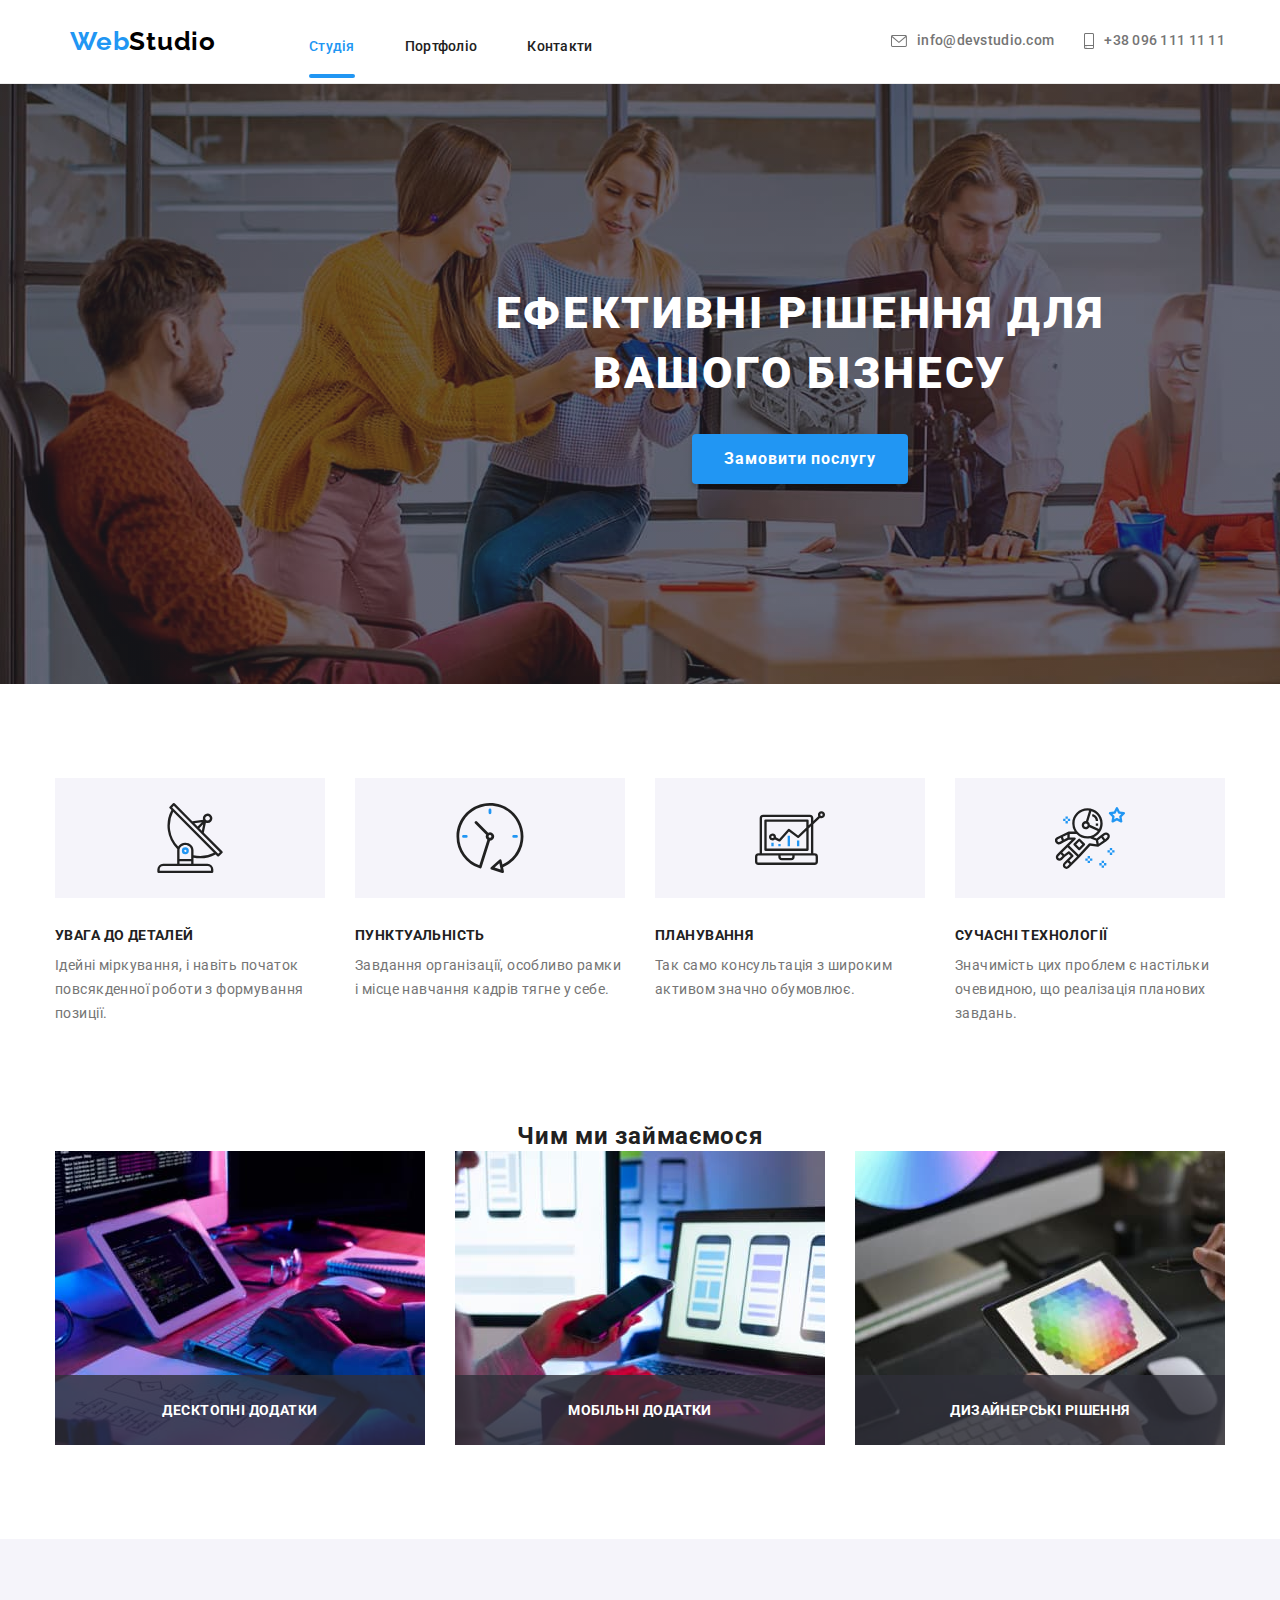
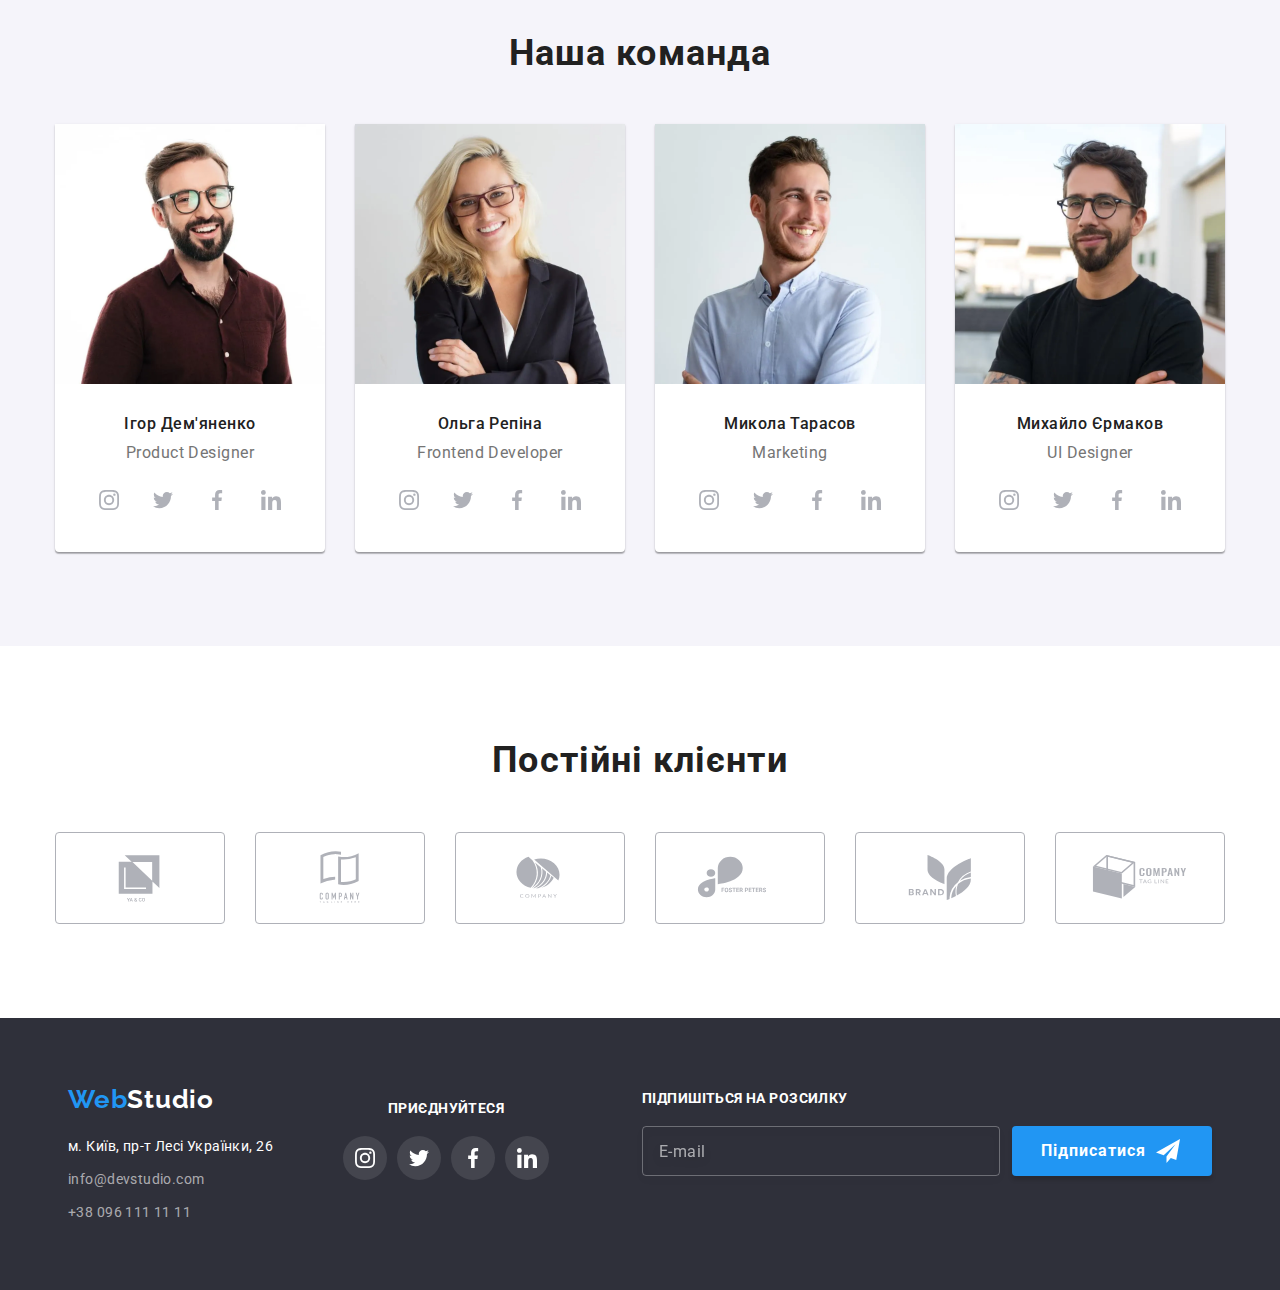
<file: index.html>
<!DOCTYPE html>
<html lang="uk">

<head>
  <meta charset="UTF-8">
  <meta http-equiv="X-UA-Compatible" content="IE=edge">
  <meta name="viewport" content="width=device-width, initial-scale=1.0">
  <title>WebStudio</title>
  <link rel="stylesheet" href="https://cdnjs.cloudflare.com/ajax/libs/modern-normalize/1.1.0/modern-normalize.min.css">
  <link rel="stylesheet" href="./css/main.min.css">
  <link rel="preconnect" href="https://fonts.googleapis.com">
  <link rel="preconnect" href="https://fonts.gstatic.com" crossorigin>
  <link href="https://fonts.googleapis.com/css2?family=Raleway:wght@700&family=Roboto:wght@400;500;700;900&display=swap"
    rel="stylesheet">
</head>

<!--Body-->

<body>

  <header class="header">
    <div class="container container__header">
        
      <!--Nav Logo-->

      <a class="logo logo__header link" href="./index.html" aria-label="WebStudio logo"><span class="logo__part-txt">Web</span>Studio</a>

      <!--Nav Menu Start-->

      <nav class="main-nav">
        <ul class="main-nav__list list">
          <li class="item">
            <div class="main-nav__content"><a class="main-nav__link link current-page" href="./index.html">Студія</a></div>
          </li>
          <li class="item">
            <div class="main-nav__content"><a class="main-nav__link link" href="./portfolio.html">Портфоліо</a></div>
          </li>
          <li class="item">
            <div class="main-nav__content"><a class="main-nav__link link" href="./contacts.html">Контакти</a></div>
          </li>
        </ul>
      </nav>
      <!--Nav Menu End-->

      <!-- Nav Contacts Start-->
      <ul class="contacts">
        <li class="contacts__item">
          <a class="contacts__link link" href="mailto:info@devstudio.com">
            <svg class="contacts__icon" width="16px" height="12px">
              <use href="./images/symbol-defs-opt.svg#icon-mail">
              </use>
            </svg>info@devstudio.com
          </a>
        </li>
        <li class="contacts__item">
          <a class="contacts__link link" href="tel:+380961111111">
            <svg class="contacts__icon" width="10px" height="16px">
              <use href="./images/symbol-defs-opt.svg#icon-mobile">
              </use>
            </svg>+38 096 111 11 11
          </a>
        </li>
      </ul>
   <!-- Nav Contacts End-->
   <button class="mobile-menu-btn" type="button" data-menu-button>
    <svg class="mobile-menu-icon" width="40px" height="40px">
      <use class="mobile-menu-burger" href="./images/symbol-defs-opt.svg#icon-burger-menu">
      </use>
      <use class="mobile-menu-close" href="./images/symbol-defs-opt.svg#icon-close-menu">
      </use>
    </svg>
  </button>
    </div>
  </header>

  <!--Main content-->
  <main>

    <!--Hero-->

    <section class="hero">
      <div class="container">
        <h1 class="hero__title">Ефективні рішення для вашого бізнесу</h1>
        <button data-modal-open class="hero__btn" type="button">Замовити послугу</button>
      </div>

    </section>

    <!--Benefits-->

    <section class="benefits">
      <div class="container">
        <ul class="benefits__list list">

          <li class="benefits__item">
            <div class="benefits__content">
              <svg width="70px" height="70px">
                <use href="./images/symbol-defs-opt.svg#icon-antenna"></use>
              </svg>
            </div>
            <h3 class="benefits__title">Увага до деталей</h3>
            Ідейні міркування, і навіть початок повсякденної роботи з формування позиції.
          </li>

          <li class="benefits__item">
            <div class="benefits__content">
              <svg width="70px" height="70px">
                <use href="./images/symbol-defs-opt.svg#icon-clock"></use>
              </svg>
            </div>
            <h3 class="benefits__title">Пунктуальність</h3>
            Завдання організації, особливо рамки і місце навчання кадрів тягне у себе.
          </li>
          <li class="benefits__item">
            <div class="benefits__content">
              <svg width="70px" height="70px">
                <use href="./images/symbol-defs-opt.svg#icon-diagram"></use>
              </svg>
            </div>
            <h3 class="benefits__title">Планування</h3>
            Так само консультація з широким активом значно обумовлює.
          </li>
          <li class="benefits__item">
            <div class="benefits__content">
              <svg  width="70px" height="70px">
                <use href="./images/symbol-defs-opt.svg#icon-astronaut"></use>
              </svg>
            </div>
            <h3 class="benefits__title">Сучасні технології</h3>
            Значимість цих проблем є настільки очевидною, що реалізація планових завдань.
          </li>
        </ul>
      </div>
    </section>

    <!---About-->

    <section class="about">
      <div class="container">
        <h2 class="about__title">Чим ми займаємося</h2>
        <ul class="about__list list">
          <li class="about__item">
            <img src="./images/box-1.jpeg" alt="створення сайтів" width="370" />
            <div class="about__thumb">
              <p class="about__txt">Десктопні додатки</p>
            </div>
          </li>
          <li class="about__item">
            <img src="./images/box-2.jpeg" alt="створення мобільних додатків" width="370" />
            <div class="about__thumb">
              <p class="about__txt">Мобільні додатки</p>
            </div>
          </li>
          <li class="about__item">
            <img src="./images/box-3.jpeg" alt="розробка дизайну" width="370" />
            <div class="about__thumb">
              <p class="about__txt">Дизайнерські рішення</p>
            </div>
          </li>
        </ul>
      </div>
    </section>

    <!--Team-->

    <section class="team">
      <div class="container">
        <h2 class="team__title">Наша команда</h2>
        <ul class="team__list list">

          <li class="person">
            <picture>
              <!-- Desktop screen -->
              <source media="(min-width: 1200px)"
                srcset="./images/team/team_1_270px.webp 1x, ./images/team/team_1_270px@2.webp 2x,"
                type="image/webp" />
              <source media="(min-width: 1200px)"
                srcset="./images/team/team_1_270px.jpg 1x, ./images/team/team_1_270px@2.jpg 2x,"
                type="image/jpg" />
              <!-- Tablet screen -->
              <source media="(min-width: 768px)"
                srcset="./images/team/team_1_354px.webp 1x, ./images/team/team_1_354px@2.webp 2x,"
                type="image/webp" />
              <source media="(min-width: 768px)"
                srcset="./images/team/team_1_354px.jpg 1x, ./images/team/team_1_354px@2.jpg 2x,"
                type="image/jpg" />
              <!-- Mobile screen -->
              <source media="(max-width: 767px)"
                srcset="./images/team/team_1_450px.webp 1x, ./images/team/team_1_450px@2.webp 2x,"
                type="image/webp" />
              <source media="(max-width: 767px)"
                srcset="./images/team/team_1_450px.jpg 1x, ./images/team/team_1_450px@2.jpg 2x,"
                type="image/jpg" />
              <img src="./images/team/team_1_450px.jpg" alt="Ігор Дем'яненко" width="450"
                height="460" />
            </picture>
            <div class="person__description">
              <h3 class="person__name">Ігор Дем'яненко</h3>
              <p class="person__position" lang="en">Product Designer</p>
              <ul class="socials">
                <li class="socials__item">
                  <a class="socials__link--person socials__link" href="" target="_blank" rel="noopener noreferrer"
                    aria-label="Instagram">
                    <svg class="socials__icon" width="20px" height="20px" aria-label="Instagram icon">
                      <use href="./images/symbol-defs-opt.svg#icon-instagram">
                      </use>
                    </svg>
                  </a>
                </li>
                <li class="socials__item">
                  <a class="socials__link--person socials__link" href="" target="_blank" rel="noopener noreferrer"
                    aria-label="Twitter">
                    <svg class="socials__icon" width="20px" height="20px" aria-label="Twitter icon">
                      <use href="./images/symbol-defs-opt.svg#icon-twitter">
                      </use>
                    </svg>
                  </a>
                </li>
                <li class="socials__item">
                  <a class="socials__link--person socials__link" href="" target="_blank" rel="noopener noreferrer"
                    aria-label="Facebook">
                    <svg class="socials__icon" width="20px" height="20px" aria-label="Facebook icon">
                      <use href="./images/symbol-defs-opt.svg#icon-facebook">
                      </use>
                    </svg>
                  </a>
                </li>
                <li class="socials__item">
                  <a class="socials__link--person socials__link" href="" target="_blank" rel="noopener noreferrer"
                    aria-label="Linkedin">
                    <svg class="socials__icon" width="20px" height="20px" aria-label="Linkedin icon">
                      <use href="./images/symbol-defs-opt.svg#icon-linkedin">
                      </use>
                    </svg>
                  </a>
                </li>
              </ul>

          <li class="person">
            <picture>
              <!-- Desktop screen -->
              <source media="(min-width: 1200px)"
                srcset="./images/team/team_2_270px.webp 1x, ./images/team/team_2_270px@2.webp 2x,"
                type="image/webp" />
              <source media="(min-width: 1200px)"
                srcset="./images/team/team_2_270px.jpg 1x, ./images/team/team_2_270px@2.jpg 2x,"
                type="image/jpg" />
              <!-- Tablet screen -->
              <source media="(min-width: 768px)"
                srcset="./images/team/team_2_354px.webp 1x, ./images/team/team_2_354px@2.webp 2x,"
                type="image/webp" />
              <source media="(min-width: 768px)"
                srcset="./images/team/team_2_354px.jpg 1x, ./images/team/team_2_354px@2.jpg 2x,"
                type="image/jpg" />
              <!-- Mobile screen -->
              <source media="(max-width: 767px)"
                srcset="./images/team/team_2_450px.webp 1x, ./images/team/team_2_450px@2.webp 2x,"
                type="image/webp" />
              <source media="(max-width: 767px)"
                srcset="./images/team/team_2_450px.jpg 1x, ./images/team/team_2_450px@2.jpg 2x,"
                type="image/jpg" />
              <img src="./images/team/team_2_450px.jpg" alt="Ольга Репіна" width="450"
                height="460" />
            </picture>
            <div class="person__description">
              <h3 class="person__name">Ольга Репіна</h3>
              <p class="person__position" lang="en">Frontend Developer</p>
              <ul class="socials">
                <li class="socials__item">
                  <a class="socials__link--person socials__link" href="" target="_blank" rel="noopener noreferrer"
                    aria-label="Instagram">
                    <svg class="socials__icon" width="20px" height="20px" aria-label="Instagram icon">
                      <use href="./images/symbol-defs-opt.svg#icon-instagram">
                      </use>
                    </svg>
                  </a>
                </li>
                <li class="socials__item">
                  <a class="socials__link--person socials__link" href="" target="_blank" rel="noopener noreferrer"
                    aria-label="Twitter">
                    <svg class="socials__icon" width="20px" height="20px" aria-label="Twitter icon">
                      <use href="./images/symbol-defs-opt.svg#icon-twitter">
                      </use>
                    </svg>
                  </a>
                </li>
                <li class="socials__item">
                  <a class="socials__link--person socials__link" href="" target="_blank" rel="noopener noreferrer"
                    aria-label="Facebook">
                    <svg class="socials__icon" width="20px" height="20px" aria-label="Facebook icon">
                      <use href="./images/symbol-defs-opt.svg#icon-facebook">
                      </use>
                    </svg>
                  </a>
                </li>
                <li class="socials__item">
                  <a class="socials__link--person socials__link" href="" target="_blank" rel="noopener noreferrer"
                    aria-label="Linkedin">
                    <svg class="socials__icon" width="20px" height="20px" aria-label="Linkedin icon">
                      <use href="./images/symbol-defs-opt.svg#icon-linkedin">
                      </use>
                    </svg>
                  </a>
                </li>
              </ul>
            </div>
          </li>
          <li class="person">
            <picture>
              <!-- Desktop screen -->
              <source media="(min-width: 1200px)"
                srcset="./images/team/team_3_270px.webp 1x, ./images/team/team_3_270px@2.webp 2x,"
                type="image/webp" />
              <source media="(min-width: 1200px)"
                srcset="./images/team/team_3_270px.jpg 1x, ./images/team/team_3_270px@2.jpg 2x,"
                type="image/jpg" />
              <!-- Tablet screen -->
              <source media="(min-width: 768px)"
                srcset="./images/team/team_3_354px.webp 1x, ./images/team/team_3_354px@2.webp 2x,"
                type="image/webp" />
              <source media="(min-width: 768px)"
                srcset="./images/team/team_3_354px.jpg 1x, ./images/team/team_3_354px@2.jpg 2x,"
                type="image/jpg" />
              <!-- Mobile screen -->
              <source media="(max-width: 767px)"
                srcset="./images/team/team_3_450px.webp 1x, ./images/team/team_3_450px@2.webp 2x,"
                type="image/webp" />
              <source media="(max-width: 767px)"
                srcset="./images/team/team_3_450px.jpg 1x, ./images/team/team_3_450px@2.jpg 2x,"
                type="image/jpg" />
              <img src="./images/team/team_3_450px.jpg" alt="Микола Тарасов" width="450"
                height="460" />
            </picture>
            <div class="person__description">
              <h3 class="person__name">Микола Тарасов</h3>
              <p class="person__position" lang="en">Marketing</p>
              <ul class="socials">
                <li class="socials__item">
                  <a class="socials__link--person socials__link" href="" target="_blank" rel="noopener noreferrer"
                    aria-label="Instagram">
                    <svg class="socials__icon" width="20px" height="20px" aria-label="Instagram icon">
                      <use href="./images/symbol-defs-opt.svg#icon-instagram">
                      </use>
                    </svg>
                  </a>
                </li>
                <li class="socials__item">
                  <a class="socials__link--person socials__link" href="" target="_blank" rel="noopener noreferrer"
                    aria-label="Twitter">
                    <svg class="socials__icon" width="20px" height="20px" aria-label="Twitter icon">
                      <use href="./images/symbol-defs-opt.svg#icon-twitter">
                      </use>
                    </svg>
                  </a>
                </li>
                <li class="socials__item">
                  <a class="socials__link--person socials__link" href="" target="_blank" rel="noopener noreferrer"
                    aria-label="Facebook">
                    <svg class="socials__icon" width="20px" height="20px" aria-label="Facebook icon">
                      <use href="./images/symbol-defs-opt.svg#icon-facebook">
                      </use>
                    </svg>
                  </a>
                </li>
                <li class="socials__item">
                  <a class="socials__link--person socials__link" href="" target="_blank" rel="noopener noreferrer"
                    aria-label="Linkedin">
                    <svg class="socials__icon" width="20px" height="20px" aria-label="Linkedin icon">
                      <use href="./images/symbol-defs-opt.svg#icon-linkedin">
                      </use>
                    </svg>
                  </a>
                </li>
              </ul>
            </div>
          </li>
          <li class="person">
            <picture>
              <!-- Desktop screen -->
              <source media="(min-width: 1200px)"
                srcset="./images/team/team_4_270px.webp 1x, ./images/team/team_4_270px@2.webp 2x,"
                type="image/webp" />
              <source media="(min-width: 1200px)"
                srcset="./images/team/team_4_270px.jpg 1x, ./images/team/team_4_270px@2.jpg 2x,"
                type="image/jpg" />
              <!-- Tablet screen -->
              <source media="(min-width: 768px)"
                srcset="./images/team/team_4_354px.webp 1x, ./images/team/team_4_354px@2.webp 2x,"
                type="image/webp" />
              <source media="(min-width: 768px)"
                srcset="./images/team/team_4_354px.jpg 1x, ./images/team/team_4_354px@2.jpg 2x,"
                type="image/jpg" />
              <!-- Mobile screen -->
              <source media="(max-width: 767px)"
                srcset="./images/team/team_4_450px.webp 1x, ./images/team/team_4_450px@2.webp 2x,"
                type="image/webp" />
              <source media="(max-width: 767px)"
                srcset="./images/team/team_4_450px.jpg 1x, ./images/team/team_4_450px@2.jpg 2x,"
                type="image/jpg" />
              <img src="./images/team/team_4_450px.jpg" alt="Михайло Єрмаков" width="450"
                height="460" />
            </picture>
            <div class="person__description">
              <h4 class="person__name">Михайло Єрмаков</h4>
              <p class="person__position" lang="en">UI Designer</p>
              <ul class="socials">
                <li class="socials__item">
                  <a class="socials__link--person socials__link" href="" target="_blank" rel="noopener noreferrer"
                    aria-label="Instagram">
                    <svg class="socials__icon" width="20px" height="20px" aria-label="Instagram icon">
                      <use href="./images/symbol-defs-opt.svg#icon-instagram">
                      </use>
                    </svg>
                  </a>
                </li>
                <li class="socials__item">
                  <a class="socials__link--person socials__link" href="" target="_blank" rel="noopener noreferrer"
                    aria-label="Twitter">
                    <svg class="socials__icon" width="20px" height="20px" aria-label="Twitter icon">
                      <use href="./images/symbol-defs-opt.svg#icon-twitter">
                      </use>
                    </svg>
                  </a>
                </li>
                <li class="socials__item">
                  <a class="socials__link--person socials__link" href="" target="_blank" rel="noopener noreferrer"
                    aria-label="Facebook">
                    <svg class="socials__icon" width="20px" height="20px" aria-label="Facebook icon">
                      <use href="./images/symbol-defs-opt.svg#icon-facebook">
                      </use>
                    </svg>
                  </a>
                </li>
                <li class="socials__item">
                  <a class="socials__link--person socials__link" href="" target="_blank" rel="noopener noreferrer"
                    aria-label="Linkedin">
                    <svg class="socials__icon" width="20px" height="20px" aria-label="Linkedin icon">
                      <use href="./images/symbol-defs-opt.svg#icon-linkedin">
                      </use>
                    </svg>
                  </a>
                </li>
              </ul>
            </div>
          </li>
      </div>
    </section>

    <!-- Clients -->

    <section class="clients">
      <div class="container">
        <h1 class="clients__title">Постійні клієнти</h1>
        <ul class="clients__list">
          <li>
            <a class="clients__link" href="" target="_blank" rel="noopener noreferrer" aria-label="Logo Client 1">
              <svg class="clients__icons" width="106px" height="60px">
                <use href="./images/symbol-defs-opt.svg#icon-logo1">
                </use>
              </svg>
            </a>
          </li>

          <li>
            <a class="clients__link" href="" target="_blank" rel="noopener noreferrer" aria-label="Logo Client 2">
              <svg class="clients__icons" width="106px" height="60px">
                <use href="./images/symbol-defs-opt.svg#icon-logo2">
                </use>
              </svg>
            </a>
          </li>

          <li>
            <a class="clients__link" href="" target="_blank" rel="noopener noreferrer" aria-label="Logo Client 3">
              <svg class="clients__icons" width="106px" height="60px">
                <use href="./images/symbol-defs-opt.svg#icon-logo3">
                </use>
              </svg>
            </a>
          </li>

          <li>
            <a class="clients__link" href="" target="_blank" rel="noopener noreferrer" aria-label="Logo Client 4">
              <svg class="clients__icons" width="106px" height="60px">
                <use href="./images/symbol-defs-opt.svg#icon-logo4">
                </use>
              </svg>
            </a>
          </li>

          <li>
            <a class="clients__link" href="" target="_blank" rel="noopener noreferrer" aria-label="Logo Client 5">
              <svg class="clients__icons" width="106px" height="60px">
                <use href="./images/symbol-defs-opt.svg#icon-logo5">
                </use>
              </svg>
            </a>
          </li>

          <li>
            <a class="clients__link" href="" target="_blank" rel="noopener noreferrer" aria-label="Logo Client 6">
              <svg class="clients__icons" width="106px" height="60px">
                <use href="./images/symbol-defs-opt.svg#icon-logo6">
                </use>
              </svg>
            </a>
          </li>
        </ul>
      </div>
    </section>
  </main>

  <!--Footer-->

  <footer class="footer">
    <div class="container footer-column">
      <div class="footer-first-column">

        <!-- Footer logo -->
        <a class="logo logo__footer link" href="./index.html"><span class="logo__part-txt">Web</span>Studio</a>

        <!-- Footer address -->
        <address class="address">м. Київ, пр-т Лесі Українки, 26</address>

        <!-- Footer contacts -->
        <a class="footer-contacts footer-contacts--email link" href="mailto:info@devstudio.com">info@devstudio.com</a>
        <a class="footer-contacts link" href="tel:+380961111111">+38 096 111 11 11</a>
      </div>

      <!-- Footer socials -->
      <div class="footer-social">
        <h1 class="footer-social__title">Приєднуйтеся</h1>
        <ul class="socials">
          <li>
            <a class="socials__link--footer socials__link" href="" target="_blank" rel="noopener noreferrer" aria-label="Instagram">
              <svg class="socials__icon" width="20px" height="20px">
                <use href="./images/symbol-defs-opt.svg#icon-instagram">
                </use>
              </svg>
            </a>
          </li>

          <li>
            <a class="socials__link--footer socials__link" href="" target="_blank" rel="noopener noreferrer" aria-label="Twitter">
              <svg class="socials__icon" width="20px" height="20px">
                <use href="./images/symbol-defs-opt.svg#icon-twitter">
                </use>
              </svg>
            </a>
          </li>

          <li>
            <a class="socials__link--footer socials__link" href="" target="_blank" rel="noopener noreferrer" aria-label="Facebook">
              <svg class="socials__icon" width="20px" height="20px">
                <use href="./images/symbol-defs-opt.svg#icon-facebook">
                </use>
              </svg>
            </a>
          </li>

          <li>
            <a class="socials__link--footer socials__link socials__link" href="" target="_blank" rel="noopener noreferrer" aria-label="Linkedin">
              <svg class="socials__icon" width="20px" height="20px">
                <use href="./images/symbol-defs-opt.svg#icon-linkedin">
                </use>
              </svg>
            </a>
          </li>
        </ul>
      </div>
      <form class="footer-form" action="javascript:void(0);" method="POST">
        <label for="telegram" class="footer-form__label">Підпишіться на розсилку</label>
        <div class="form-wrapper">
        <input class="footer-form__input" type="email" name="email" id="telegram" placeholder="E-mail" />
        <button class="footer-form-btn" type="submit">Підписатися
        </button>
      </div>
      </form>
    </div>

  </footer>

  <!-- Modal window -->
  <div class="backdrop is-hidden" data-modal>
    <div class="modal">
      <button data-modal-close class="modal__close-btn" type="button">
        <svg width="18px" height="18px">
          <use href="./images/symbol-defs-opt.svg#icon-close-btn"></use>
        </svg>
      </button>
     <!-- Modal Form -->
      <form class="modal-form" action="javascript:void(0);" method="POST">
        <strong class="modal-form__title">Залишіть свої дані, ми вам перетелефонуємо</strong>
       
        <label class="modal-form__label" for="modal-form-name">
          <span>Ім'я</span>
          <span class="modal-form__input-wrapper">
            <input class="modal-form__input" type="text" name="modal-form-name" id="modal-form-name">
            <svg class="modal-form__icons" width="18px" height="18px">
              <use href="./images/symbol-defs-opt.svg#icon-person"></use>
            </svg>
          </span>
        </label>

        <label class="modal-form__label" for="modal-form-tel">
          <span>Телефон</span>
          <span class="modal-form__input-wrapper">
            <input class="modal-form__input" type="tel" name="modal-form-tel" id="modal-form-tel">
            <svg class="modal-form__icons" width=" 18px" height="18px">
              <use href="./images/symbol-defs-opt.svg#icon-phone-black"></use>
            </svg>
          </span>
        </label>

        <label class="modal-form__label" for="modal-form-email">
          <span>Пошта</span>
          <span class="modal-form__input-wrapper">
            <input class="modal-form__input" type="email" name="modal-form-email" id="modal-form-email">
            <svg class="modal-form__icons" width=" 18px" height="18px">
              <use href="./images/symbol-defs-opt.svg#icon-email-black"></use>
            </svg>
          </span>
        </label>
        
        <label class="modal-form__label" for="modal-form-comment">
          <span>Коментар</span>
          <textarea name="modal-form-comment" id="modal-form-comment" placeholder="Введіть текст"></textarea>
        </label>
        
        <label class="modal-form__label checkbox">
          <input class="checkbox__input visually-hidden" type="checkbox" name="modal-form-checkbox">
          <span class="checkbox__wrapper">
            <svg class="checkbox__icon" width="11px" height="8px">
              <use href="./images/symbol-defs-opt.svg#icon-active-checkbox"></use>
            </svg>
          </span>
          <span class="checkbox__agreement">Погоджуюся з розсилкою та приймаю <a class="checkbox__conditions" href="">Умови договору</a></span></label>
          <button class="modal-form__btn" type="submit">Відправити</button>

      </form>

    </div>
  </div>
        <!-- Mobile Menu -->
<div class="mobile-menu" data-menu>
  <ul class="mobile-menu__nav">
    <li class="mobile-menu__nav__item"><a class="mobile-menu__nav__item current-page" href="./index.html">Студія</a></li>
    <li class="mobile-menu__nav__item"><a class="mobile-menu__nav__item" href="./portfolio.html">Портфоліо</a></li>
    <li class="mobile-menu__nav__item"><a class="mobile-menu__nav__item" href="./contacts.html">Контакти</a></li>
  </ul>
  <ul class="mobile-menu__contacts">
    <li class="mobile-menu__contacts__item"><a class="mobile-menu__contacts__link accent" href="tel:+380961111111">+38 096 111 11 11</a></li>
    <li class="mobile-menu__contacts__item"><a class="mobile-menu__contacts__link" href="mailto:info@devstudio.com">info@devstudio.com</a></li>
  </ul>
  <ul class="mobile-menu__socials">
    <li class="mobile-menu__socials__item"><a class="mobile-menu__socials__link" href="" target="_blank" rel="noopener noreferrer" aria-label="Instagram">Instagram</a></li>
    <li class="mobile-menu__socials__item"><a class="mobile-menu__socials__link" href="" target="_blank" rel="noopener noreferrer" aria-label="Twitter">Twitter</a></li>
    <li class="mobile-menu__socials__item"><a class="mobile-menu__socials__link" href="" target="_blank" rel="noopener noreferrer" aria-label="Facebook">Facebook</a></li>
    <li class="mobile-menu__socials__item"><a class="mobile-menu__socials__link" href="" target="_blank" rel="noopener noreferrer" aria-label="Linkedin">LinkedIn</a></li>
  </ul>
</div>
  <script src="./js/modal.js"></script>
  <script src="./js/menu.js"></script>
</body>

</html>
</file>
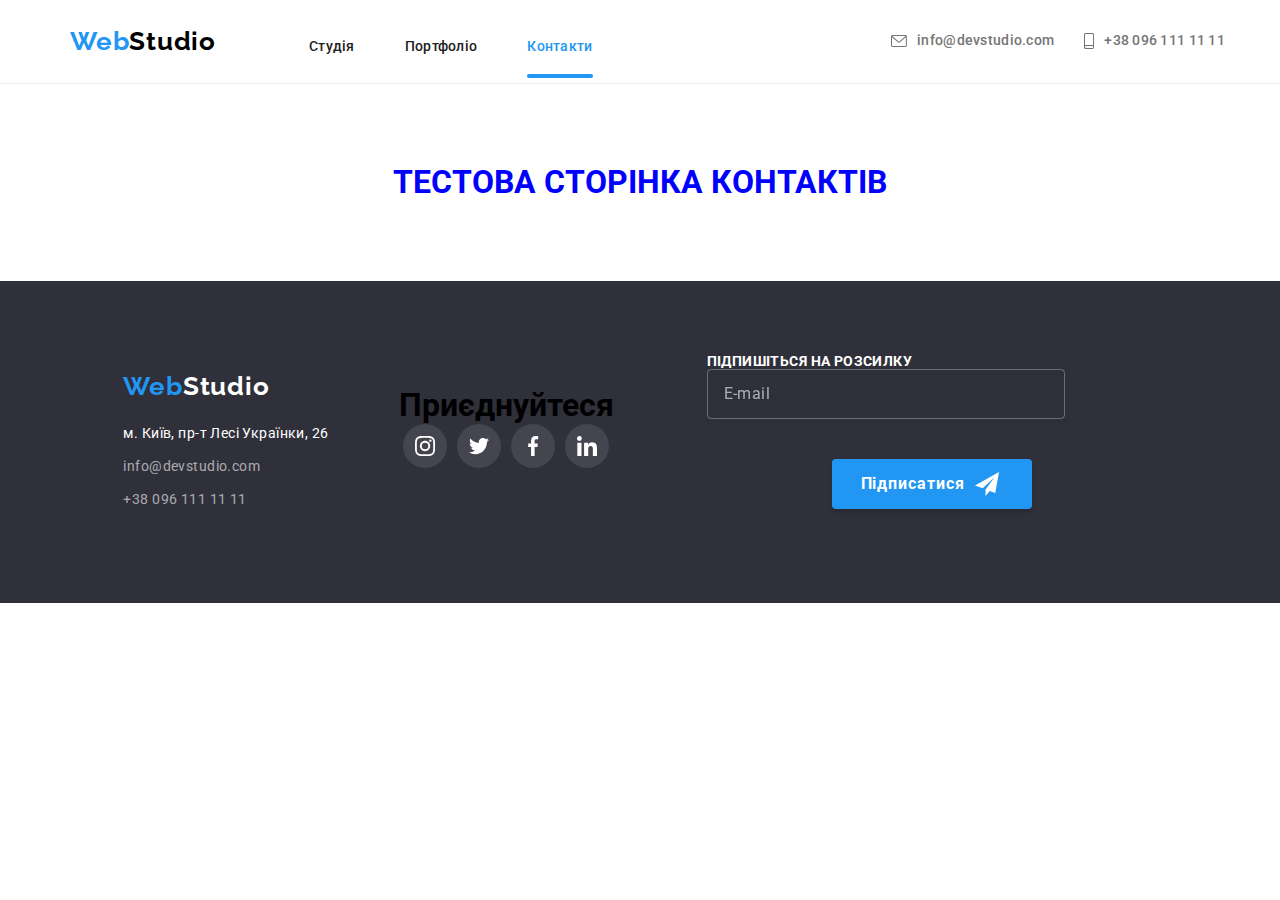
<file: contacts.html>
<!DOCTYPE html>
<html lang="uk">
  <head>
    <meta charset="UTF-8" />
    <meta http-equiv="X-UA-Compatible" content="IE=edge" />
    <meta name="viewport" content="width=device-width, initial-scale=1.0" />
    <title>WebStudio</title>
    <link
      rel="stylesheet"
      href="https://cdnjs.cloudflare.com/ajax/libs/modern-normalize/1.1.0/modern-normalize.min.css"
    />
    <link rel="stylesheet" href="./css/main.min.css">
     <!--<link rel="stylesheet" href="./css/styles.css">-->
    <link rel="preconnect" href="https://fonts.googleapis.com" />
    <link rel="preconnect" href="https://fonts.gstatic.com" crossorigin />
    <link
      href="https://fonts.googleapis.com/css2?family=Raleway:wght@700&family=Roboto:wght@400;500;700;900&display=swap"
      rel="stylesheet"
    />
  </head>
  <!--Body-->
  <body>
    <!--Шапка сайту-->
    <header class="header">
      <div class="container container__header">
          
        <!--Nav Logo-->
  
        <a class="logo logo__header link" href="./index.html"><span class="logo__part-txt">Web</span>Studio</a>
  
        <!--Nav Menu Start-->
  
        <nav class="main-nav">
          <ul class="main-nav__list list">
            <li class="item">
              <div class="main-nav__content"><a class="main-nav__link link" href="./index.html">Студія</a></div>
            </li>
            <li class="item">
              <div class="main-nav__content"><a class="main-nav__link link" href="./portfolio.html">Портфоліо</a></div>
            </li>
            <li class="item">
              <div class="main-nav__content"><a class="main-nav__link link current-page" href="./contacts.html">Контакти</a></div>
            </li>
          </ul>
        </nav>
        <!--Nav Menu End-->
  
        <!-- Nav Contacts Start-->
        <ul class="contacts">
          <li class="contacts__item">
            <a class="contacts__link link" href="mailto:info@devstudio.com">
              <svg class="contacts__icon" width="16px" height="12px">
                <use href="./images/symbol-defs-opt.svg#icon-mail">
                </use>
              </svg>info@devstudio.com
            </a>
          </li>
          <li class="contacts__item">
            <a class="contacts__link link" href="tel:+380961111111">
              <svg class="contacts__icon" width="10px" height="16px">
                <use href="./images/symbol-defs-opt.svg#icon-mobile">
                </use>
              </svg>+38 096 111 11 11
            </a>
          </li>
        </ul>
     <!-- Nav Contacts End-->
      </div>
    </header>
    <main>
      <h1 style="text-align: center; margin: 80px; color: blue;"> ТЕСТОВА СТОРІНКА КОНТАКТІВ </h1>
    </main>
    <!--Footer-->

  <footer class="footer">
    <div class="container footer-column">
      <div class="footer-first-column">

        <!-- Footer logo -->
        <a class="logo logo__footer link" href="./index.html"><span class="logo__part-txt">Web</span>Studio</a>

        <!-- Footer address -->
        <address class="address">м. Київ, пр-т Лесі Українки, 26</address>

        <!-- Footer contacts -->
        <a class="footer-contacts footer-contacts--email link" href="mailto:info@devstudio.com">info@devstudio.com</a>
        <a class="footer-contacts link" href="tel:+380961111111">+38 096 111 11 11</a>
      </div>

      <!-- Footer socials -->
      <div class="footer-social">
        <h1 class="footer-social-title">Приєднуйтеся</h1>
        <ul class="socials">
          <li>
            <a class="socials__link--footer socials__link" href="" target="_blank" rel="noopener noreferrer" aria-label="Instagram">
              <svg class="socials__icon" width="20px" height="20px">
                <use href="./images/symbol-defs-opt.svg#icon-instagram">
                </use>
              </svg>
            </a>
          </li>

          <li>
            <a class="socials__link--footer socials__link" href="" target="_blank" rel="noopener noreferrer" aria-label="Twitter">
              <svg class="socials__icon" width="20px" height="20px">
                <use href="./images/symbol-defs-opt.svg#icon-twitter">
                </use>
              </svg>
            </a>
          </li>

          <li>
            <a class="socials__link--footer socials__link" href="" target="_blank" rel="noopener noreferrer" aria-label="Facebook">
              <svg class="socials__icon" width="20px" height="20px">
                <use href="./images/symbol-defs-opt.svg#icon-facebook">
                </use>
              </svg>
            </a>
          </li>

          <li>
            <a class="socials__link--footer socials__link socials__link" href="" target="_blank" rel="noopener noreferrer" aria-label="Linkedin">
              <svg class="socials__icon" width="20px" height="20px">
                <use href="./images/symbol-defs-opt.svg#icon-linkedin">
                </use>
              </svg>
            </a>
          </li>
        </ul>
      </div>
      <form class="footer-form" action="javascript:void(0);" method="POST">
        <label class="footer-form__label">
          <span class="footer-form__txt">Підпишіться на розсилку</span>
          <input class="footer-form__input" type="email" name="email" placeholder="E-mail">
        </label>
        <button class="footer-form-btn" type="submit">Підписатися
        </button>
      </form>
    </div>

  </footer>

  </body>
</html>
</file>
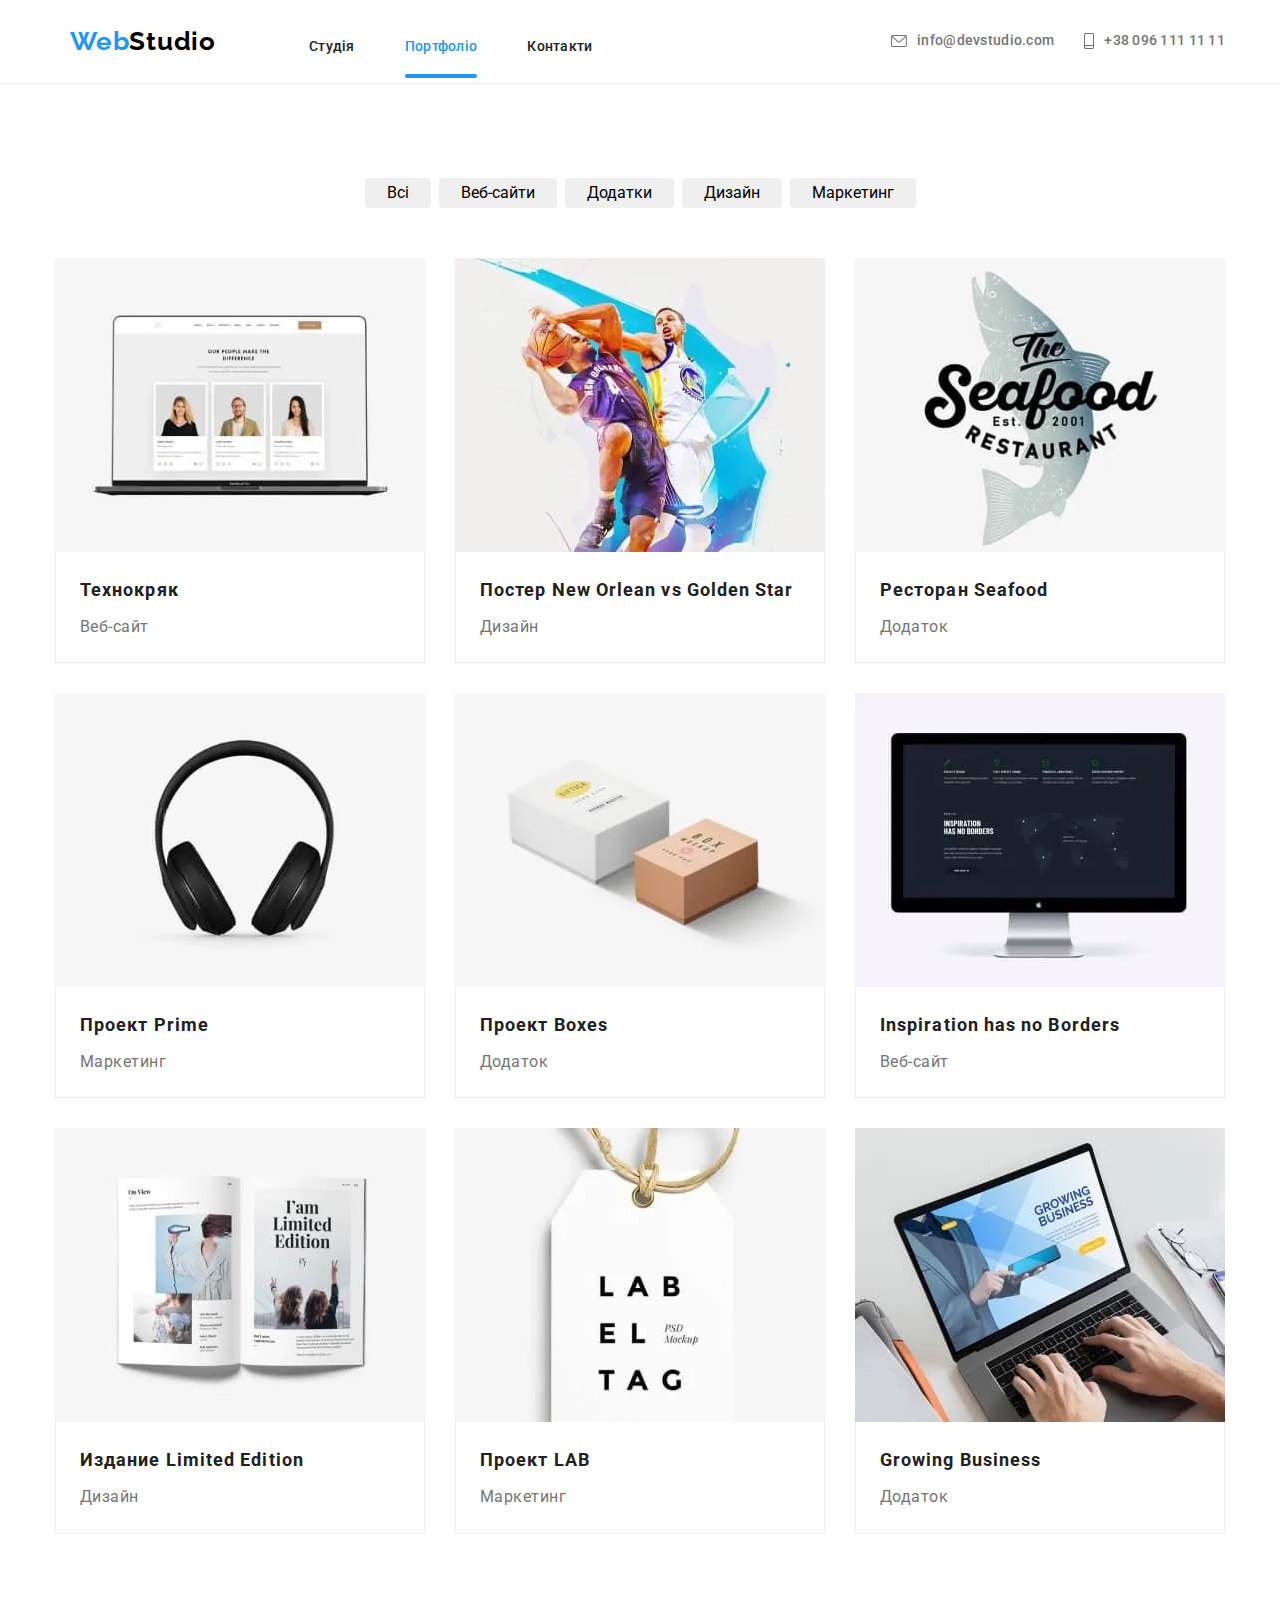
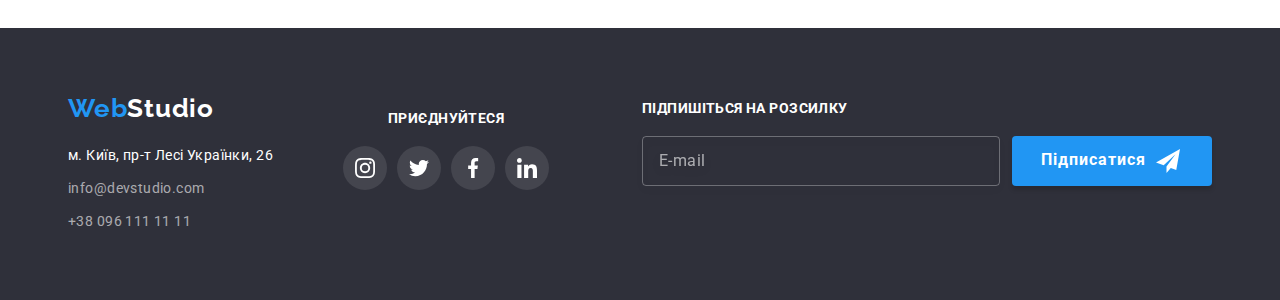
<file: portfolio.html>
<!DOCTYPE html>
<html lang="uk">

<head>
  <meta charset="UTF-8" />
  <meta http-equiv="X-UA-Compatible" content="IE=edge" />
  <meta name="viewport" content="width=device-width, initial-scale=1.0" />
  <title>WebStudio</title>
  <link rel="stylesheet"
    href="https://cdnjs.cloudflare.com/ajax/libs/modern-normalize/1.1.0/modern-normalize.min.css" />
  <link rel="stylesheet" href="./css/main.min.css">
  <link rel="preconnect" href="https://fonts.googleapis.com" />
  <link rel="preconnect" href="https://fonts.gstatic.com" crossorigin />
  <link href="https://fonts.googleapis.com/css2?family=Raleway:wght@700&family=Roboto:wght@400;500;700;900&display=swap"
    rel="stylesheet" />
</head>
<!--Body-->

<body>

  <header class="header">
    <div class="container container__header">

      <!--Nav Logo-->

      <a class="logo logo__header link" href="./index.html" aria-label="WebStudio logo"><span
          class="logo__part-txt">Web</span>Studio</a>

      <!--Nav Menu Start-->

      <nav class="main-nav">
        <ul class="main-nav__list list">
          <li class="item">
            <div class="main-nav__content"><a class="main-nav__link link" href="./index.html">Студія</a></div>
          </li>
          <li class="item">
            <div class="main-nav__content"><a class="main-nav__link link current-page"
                href="./portfolio.html">Портфоліо</a></div>
          </li>
          <li class="item">
            <div class="main-nav__content"><a class="main-nav__link link" href="./contacts.html">Контакти</a></div>
          </li>
        </ul>
      </nav>
      <!--Nav Menu End-->

      <!-- Nav Contacts Start-->
      <ul class="contacts">
        <li class="contacts__item">
          <a class="contacts__link link" href="mailto:info@devstudio.com">
            <svg class="contacts__icon" width="16px" height="12px">
              <use href="./images/symbol-defs-opt.svg#icon-mail">
              </use>
            </svg>info@devstudio.com
          </a>
        </li>
        <li class="contacts__item">
          <a class="contacts__link link" href="tel:+380961111111">
            <svg class="contacts__icon" width="10px" height="16px">
              <use href="./images/symbol-defs-opt.svg#icon-mobile">
              </use>
            </svg>+38 096 111 11 11
          </a>
        </li>
      </ul>
      <!-- Nav Contacts End-->
      <button class="mobile-menu-btn" type="button" data-menu-button>
        <svg class="mobile-menu-icon" width="40px" height="40px">
          <use class="mobile-menu-burger" href="./images/symbol-defs-opt.svg#icon-burger-menu">
          </use>
          <use class="mobile-menu-close" href="./images/symbol-defs-opt.svg#icon-close-menu">
          </use>
        </svg>
      </button>
    </div>
  </header>

  <!--Головний контент-->
  <main>
    <section class="portfolio">
      <div class="container">
        <!-- Фільтри прикладів робіт -->
        <ul class="filter list">
          <li class="filter__item">
            <button class="filter_btn current-bnt" type="button">Всі</button>
          </li>
          <li class="filter__item">
            <button class="filter_btn" type="button">Веб-сайти</button>
          </li>
          <li class="filter__item">
            <button class="filter_btn" type="button">Додатки</button>
          </li>
          <li class="filter__item">
            <button class="filter_btn" type="button">Дизайн</button>
          </li>
          <li class="filter__item">
            <button class="filter_btn" type="button">Маркетинг</button>
          </li>
        </ul>

        <ul class="portfolio__list list">

          <li class="item">
            <div class="item__thumb">
              <picture>
                <!-- Desktop screen -->
                <source media="(min-width: 1200px)"
                  srcset="./images/images-portfolio/pr_1_370px.webp 1x, ./images/images-portfolio/pr_1_370px@2.webp 2x,"
                  type="image/webp" />
                <source media="(min-width: 1200px)"
                  srcset="./images/images-portfolio/pr_1_370px.jpg 1x, ./images/images-portfolio/pr_1_370px@2.jpg 2x,"
                  type="image/jpg" />
                <!-- Tablet screen -->
                <source media="(min-width: 768px)"
                  srcset="./images/images-portfolio/pr_1_354px.webp 1x, ./images/images-portfolio/pr_1_354px@2.webp 2x,"
                  type="image/webp" />
                <source media="(min-width: 768px)"
                  srcset="./images/images-portfolio/pr_1_354px.jpg 1x, ./images/images-portfolio/pr_1_354px@2.jpg 2x,"
                  type="image/jpg" />
                <!-- Mobile screen -->
                <source media="(max-width: 767px)"
                  srcset="./images/images-portfolio/pr_1_450px.webp 1x, ./images/images-portfolio/pr_1_450px@2.webp 2x,"
                  type="image/webp" />
                <source media="(max-width: 767px)"
                  srcset="./images/images-portfolio/pr_1_450px.jpg 1x, ./images/images-portfolio/pr_1_450px@2.jpg 2x,"
                  type="image/jpg" />
                <img class="item__img" src="./images/images-portfolio/pr_1_450px.jpg" alt="Технокряк" width="450"
                  height="294" />
              </picture>
              <div class="overlay">
                <p class="overlay__txt">Ресурс предлагает комплексные предложения с разным уровнем функционала и
                  сервисов. Все это позволит посетителю получить исчерпывающие сведения о компании или частном лице.</p>
              </div>
            </div>
            <div class="item__description">
              <h3 class="item__title">Технокряк</h3>
              <p class="item__txt">Веб-сайт</p>
            </div>
          </li>


          <li class="item">
            <div class="item__thumb">
              <picture>
                <!-- Desktop screen -->
                <source media="(min-width: 1200px)"
                  srcset="./images/images-portfolio/pr_2_370px.webp 1x, ./images/images-portfolio/pr_2_370px@2.webp 2x,"
                  type="image/webp" />
                <source media="(min-width: 1200px)"
                  srcset="./images/images-portfolio/pr_2_370px.jpg 1x, ./images/images-portfolio/pr_2_370px@2.jpg 2x,"
                  type="image/jpg" />
                <!-- Tablet screen -->
                <source media="(min-width: 768px)"
                  srcset="./images/images-portfolio/pr_2_354px.webp 1x, ./images/images-portfolio/pr_2_354px@2.webp 2x,"
                  type="image/webp" />
                <source media="(min-width: 768px)"
                  srcset="./images/images-portfolio/pr_2_354px.jpg 1x, ./images/images-portfolio/pr_2_354px@2.jpg 2x,"
                  type="image/jpg" />
                <!-- Mobile screen -->
                <source media="(max-width: 767px)"
                  srcset="./images/images-portfolio/pr_2_450px.webp 1x, ./images/images-portfolio/pr_2_450px@2.webp 2x,"
                  type="image/webp" />
                <source media="(max-width: 767px)"
                  srcset="./images/images-portfolio/pr_2_450px.jpg 1x, ./images/images-portfolio/pr_2_450px@2.jpg 2x,"
                  type="image/jpg" />
                <img class="item__img" src="./images/images-portfolio/pr_2_450px.jpg" alt="Постер New Orlean vs Golden Star" width="450"
                  height="294" />
              </picture>
              <div class="overlay">
                <p class="overlay__txt">Ресурс предлагает комплексные предложения с разным уровнем функционала и
                  сервисов. Все это позволит посетителю получить исчерпывающие сведения о компании или частном лице.</p>
              </div>
            </div>
            <div class="item__description">
              <h3 class="item__title">
                Постер New Orlean vs Golden Star
              </h3>
              <p class="item__txt">Дизайн</p>
            </div>
          </li>


          <li class="item">
            <div class="item__thumb">
              <picture>
                <!-- Desktop screen -->
                <source media="(min-width: 1200px)"
                  srcset="./images/images-portfolio/pr_3_370px.webp 1x, ./images/images-portfolio/pr_3_370px@2.webp 2x,"
                  type="image/webp" />
                <source media="(min-width: 1200px)"
                  srcset="./images/images-portfolio/pr_3_370px.jpg 1x, ./images/images-portfolio/pr_3_370px@2.jpg 2x,"
                  type="image/jpg" />
                <!-- Tablet screen -->
                <source media="(min-width: 768px)"
                  srcset="./images/images-portfolio/pr_3_354px.webp 1x, ./images/images-portfolio/pr_3_354px@2.webp 2x,"
                  type="image/webp" />
                <source media="(min-width: 768px)"
                  srcset="./images/images-portfolio/pr_3_354px.jpg 1x, ./images/images-portfolio/pr_3_354px@2.jpg 2x,"
                  type="image/jpg" />
                <!-- Mobile screen -->
                <source media="(max-width: 767px)"
                  srcset="./images/images-portfolio/pr_3_450px.webp 1x, ./images/images-portfolio/pr_3_450px@2.webp 2x,"
                  type="image/webp" />
                <source media="(max-width: 767px)"
                  srcset="./images/images-portfolio/pr_3_450px.jpg 1x, ./images/images-portfolio/pr_3_450px@2.jpg 2x,"
                  type="image/jpg" />
                <img class="item__img" src="./images/images-portfolio/pr_3_450px.jpg" alt="Ресторан Seafood" width="450"
                  height="294" />
              </picture>
              <div class="overlay">
                <p class="overlay__txt">Ресурс предлагает комплексные предложения с разным уровнем функционала и
                  сервисов. Все это позволит посетителю получить исчерпывающие сведения о компании или частном лице.</p>
              </div>
            </div>
            <div class="item__description">
              <h3 class="item__title">Ресторан Seafood</h3>
              <p class="item__txt">Додаток</p>
            </div>
          </li>
          <li class="item">
            <div class="item__thumb">
              <picture>
                <!-- Desktop screen -->
                <source media="(min-width: 1200px)"
                  srcset="./images/images-portfolio/pr_4_370px.webp 1x, ./images/images-portfolio/pr_4_370px@2.webp 2x,"
                  type="image/webp" />
                <source media="(min-width: 1200px)"
                  srcset="./images/images-portfolio/pr_4_370px.jpg 1x, ./images/images-portfolio/pr_4_370px@2.jpg 2x,"
                  type="image/jpg" />
                <!-- Tablet screen -->
                <source media="(min-width: 768px)"
                  srcset="./images/images-portfolio/pr_4_354px.webp 1x, ./images/images-portfolio/pr_4_354px@2.webp 2x,"
                  type="image/webp" />
                <source media="(min-width: 768px)"
                  srcset="./images/images-portfolio/pr_4_354px.jpg 1x, ./images/images-portfolio/pr_4_354px@2.jpg 2x,"
                  type="image/jpg" />
                <!-- Mobile screen -->
                <source media="(max-width: 767px)"
                  srcset="./images/images-portfolio/pr_4_450px.webp 1x, ./images/images-portfolio/pr_4_450px@2.webp 2x,"
                  type="image/webp" />
                <source media="(max-width: 767px)"
                  srcset="./images/images-portfolio/pr_4_450px.jpg 1x, ./images/images-portfolio/pr_4_450px@2.jpg 2x,"
                  type="image/jpg" />
                <img class="item__img" src="./images/images-portfolio/pr_4_450px.jpg" alt="Проект Prime" width="450"
                  height="294" />
              </picture>
              <div class="overlay">
                <p class="overlay__txt">Ресурс предлагает комплексные предложения с разным уровнем функционала и
                  сервисов. Все это позволит посетителю получить исчерпывающие сведения о компании или частном лице.</p>
              </div>
            </div>
            <div class="item__description">
              <h3 class="item__title">Проект Prime</h3>
              <p class="item__txt">Маркетинг</p>
            </div>
          </li>
          <li class="item">
            <div class="item__thumb">
              <picture>
                <!-- Desktop screen -->
                <source media="(min-width: 1200px)"
                  srcset="./images/images-portfolio/pr_5_370px.webp 1x, ./images/images-portfolio/pr_5_370px@2.webp 2x,"
                  type="image/webp" />
                <source media="(min-width: 1200px)"
                  srcset="./images/images-portfolio/pr_5_370px.jpg 1x, ./images/images-portfolio/pr_5_370px@2.jpg 2x,"
                  type="image/jpg" />
                <!-- Tablet screen -->
                <source media="(min-width: 768px)"
                  srcset="./images/images-portfolio/pr_5_354px.webp 1x, ./images/images-portfolio/pr_5_354px@2.webp 2x,"
                  type="image/webp" />
                <source media="(min-width: 768px)"
                  srcset="./images/images-portfolio/pr_5_354px.jpg 1x, ./images/images-portfolio/pr_5_354px@2.jpg 2x,"
                  type="image/jpg" />
                <!-- Mobile screen -->
                <source media="(max-width: 767px)"
                  srcset="./images/images-portfolio/pr_5_450px.webp 1x, ./images/images-portfolio/pr_5_450px@2.webp 2x,"
                  type="image/webp" />
                <source media="(max-width: 767px)"
                  srcset="./images/images-portfolio/pr_5_450px.jpg 1x, ./images/images-portfolio/pr_5_450px@2.jpg 2x,"
                  type="image/jpg" />
                <img class="item__img" src="./images/images-portfolio/pr_5_450px.jpg" alt="Проект Boxes" width="450"
                  height="294" />
              </picture>
              <div class="overlay">
                <p class="overlay__txt">Ресурс предлагает комплексные предложения с разным уровнем функционала и
                  сервисов. Все это позволит посетителю получить исчерпывающие сведения о компании или частном лице.</p>
              </div>
            </div>
            <div class="item__description">
              <h3 class="item__title">Проект Boxes</h3>
              <p class="item__txt">Додаток</p>
            </div>
          </li>
          <li class="item">
            <div class="item__thumb">
              <picture>
                <!-- Desktop screen -->
                <source media="(min-width: 1200px)"
                  srcset="./images/images-portfolio/pr_6_370px.webp 1x, ./images/images-portfolio/pr_6_370px@2.webp 2x,"
                  type="image/webp" />
                <source media="(min-width: 1200px)"
                  srcset="./images/images-portfolio/pr_6_370px.jpg 1x, ./images/images-portfolio/pr_6_370px@2.jpg 2x,"
                  type="image/jpg" />
                <!-- Tablet screen -->
                <source media="(min-width: 768px)"
                  srcset="./images/images-portfolio/pr_6_354px.webp 1x, ./images/images-portfolio/pr_6_354px@2.webp 2x,"
                  type="image/webp" />
                <source media="(min-width: 768px)"
                  srcset="./images/images-portfolio/pr_6_354px.jpg 1x, ./images/images-portfolio/pr_6_354px@2.jpg 2x,"
                  type="image/jpg" />
                <!-- Mobile screen -->
                <source media="(max-width: 767px)"
                  srcset="./images/images-portfolio/pr_6_450px.webp 1x, ./images/images-portfolio/pr_6_450px@2.webp 2x,"
                  type="image/webp" />
                <source media="(max-width: 767px)"
                  srcset="./images/images-portfolio/pr_6_450px.jpg 1x, ./images/images-portfolio/pr_6_450px@2.jpg 2x,"
                  type="image/jpg" />
                <img class="item__img" src="./images/images-portfolio/pr_6_450px.jpg" alt="Inspiration has no Borders" width="450"
                  height="294" />
              </picture>
              <div class="overlay">
                <p class="overlay__txt">Ресурс предлагает комплексные предложения с разным уровнем функционала и
                  сервисов. Все это позволит посетителю получить исчерпывающие сведения о компании или частном лице.</p>
              </div>
            </div>
            <div class="item__description">
              <h3 class="item__title">
                Inspiration has no Borders
              </h3>
              <p class="item__txt">Веб-сайт</p>
            </div>
          </li>
          <li class="item">
            <div class="item__thumb">
              <picture>
                <!-- Desktop screen -->
                <source media="(min-width: 1200px)"
                  srcset="./images/images-portfolio/pr_7_370px.webp 1x, ./images/images-portfolio/pr_7_370px@2.webp 2x,"
                  type="image/webp" />
                <source media="(min-width: 1200px)"
                  srcset="./images/images-portfolio/pr_7_370px.jpg 1x, ./images/images-portfolio/pr_7_370px@2.jpg 2x,"
                  type="image/jpg" />
                <!-- Tablet screen -->
                <source media="(min-width: 768px)"
                  srcset="./images/images-portfolio/pr_7_354px.webp 1x, ./images/images-portfolio/pr_7_354px@2.webp 2x,"
                  type="image/webp" />
                <source media="(min-width: 768px)"
                  srcset="./images/images-portfolio/pr_7_354px.jpg 1x, ./images/images-portfolio/pr_7_354px@2.jpg 2x,"
                  type="image/jpg" />
                <!-- Mobile screen -->
                <source media="(max-width: 767px)"
                  srcset="./images/images-portfolio/pr_7_450px.webp 1x, ./images/images-portfolio/pr_7_450px@2.webp 2x,"
                  type="image/webp" />
                <source media="(max-width: 767px)"
                  srcset="./images/images-portfolio/pr_7_450px.jpg 1x, ./images/images-portfolio/pr_7_450px@2.jpg 2x,"
                  type="image/jpg" />
                <img class="item__img" src="./images/images-portfolio/pr_7_450px.jpg" alt="Издание Limited Edition" width="450"
                  height="294" />
              </picture>
              <div class="overlay">
                <p class="overlay__txt">Ресурс предлагает комплексные предложения с разным уровнем функционала и
                  сервисов. Все это позволит посетителю получить исчерпывающие сведения о компании или частном лице.</p>
              </div>
            </div>
            <div class="item__description">
              <h3 class="item__title">
                Издание Limited Edition
              </h3>
              <p class="item__txt">Дизайн</p>
            </div>
          </li>
          <li class="item">
            <div class="item__thumb">
              <picture>
                <!-- Desktop screen -->
                <source media="(min-width: 1200px)"
                  srcset="./images/images-portfolio/pr_8_370px.webp 1x, ./images/images-portfolio/pr_8_370px@2.webp 2x,"
                  type="image/webp" />
                <source media="(min-width: 1200px)"
                  srcset="./images/images-portfolio/pr_8_370px.jpg 1x, ./images/images-portfolio/pr_8_370px@2.jpg 2x,"
                  type="image/jpg" />
                <!-- Tablet screen -->
                <source media="(min-width: 768px)"
                  srcset="./images/images-portfolio/pr_8_354px.webp 1x, ./images/images-portfolio/pr_8_354px@2.webp 2x,"
                  type="image/webp" />
                <source media="(min-width: 768px)"
                  srcset="./images/images-portfolio/pr_8_354px.jpg 1x, ./images/images-portfolio/pr_8_354px@2.jpg 2x,"
                  type="image/jpg" />
                <!-- Mobile screen -->
                <source media="(max-width: 767px)"
                  srcset="./images/images-portfolio/pr_8_450px.webp 1x, ./images/images-portfolio/pr_8_450px@2.webp 2x,"
                  type="image/webp" />
                <source media="(max-width: 767px)"
                  srcset="./images/images-portfolio/pr_8_450px.jpg 1x, ./images/images-portfolio/pr_8_450px@2.jpg 2x,"
                  type="image/jpg" />
                <img class="item__img" src="./images/images-portfolio/pr_8_450px.jpg" alt="Проект LAB" width="450"
                  height="294" />
              </picture>
              <div class="overlay">
                <p class="overlay__txt">Ресурс предлагает комплексные предложения с разным уровнем функционала и
                  сервисов. Все это позволит посетителю получить исчерпывающие сведения о компании или частном лице.</p>
              </div>
            </div>
            <div class="item__description">
              <h3 class="item__title">Проект LAB</h3>
              <p class="item__txt">Маркетинг</p>
            </div>
          </li>
          <li class="item">
            <div class="item__thumb">
              <picture>
                <!-- Desktop screen -->
                <source media="(min-width: 1200px)"
                  srcset="./images/images-portfolio/pr_9_370px.webp 1x, ./images/images-portfolio/pr_9_370px@2.webp 2x,"
                  type="image/webp" />
                <source media="(min-width: 1200px)"
                  srcset="./images/images-portfolio/pr_9_370px.jpg 1x, ./images/images-portfolio/pr_9_370px@2.jpg 2x,"
                  type="image/jpg" />
                <!-- Tablet screen -->
                <source media="(min-width: 768px)"
                  srcset="./images/images-portfolio/pr_9_354px.webp 1x, ./images/images-portfolio/pr_9_354px@2.webp 2x,"
                  type="image/webp" />
                <source media="(min-width: 768px)"
                  srcset="./images/images-portfolio/pr_9_354px.jpg 1x, ./images/images-portfolio/pr_9_354px@2.jpg 2x,"
                  type="image/jpg" />
                <!-- Mobile screen -->
                <source media="(max-width: 767px)"
                  srcset="./images/images-portfolio/pr_9_450px.webp 1x, ./images/images-portfolio/pr_9_450px@2.webp 2x,"
                  type="image/webp" />
                <source media="(max-width: 767px)"
                  srcset="./images/images-portfolio/pr_9_450px.jpg 1x, ./images/images-portfolio/pr_9_450px@2.jpg 2x,"
                  type="image/jpg" />
                <img class="item__img" src="./images/images-portfolio/pr_9_450px.jpg" alt="Growing Business" width="450"
                  height="294" />
              </picture>
              <div class="overlay">
                <p class="overlay__txt">Ресурс предлагает комплексные предложения с разным уровнем функционала и
                  сервисов. Все это позволит посетителю получить исчерпывающие сведения о компании или частном лице.</p>
              </div>
            </div>
            <div class="item__description">
              <h3 class="item__title">Growing Business</h3>
              <p class="item__txt">Додаток</p>
            </div>
          </li>
        </ul>
      </div>
    </section>

    <!--Footer-->

    <footer class="footer">
      <div class="container footer-column">
        <div class="footer-first-column">

          <!-- Footer logo -->
          <a class="logo logo__footer link" href="./index.html"><span class="logo__part-txt">Web</span>Studio</a>

          <!-- Footer address -->
          <address class="address">м. Київ, пр-т Лесі Українки, 26</address>

          <!-- Footer contacts -->
          <a class="footer-contacts footer-contacts--email link" href="mailto:info@devstudio.com">info@devstudio.com</a>
          <a class="footer-contacts link" href="tel:+380961111111">+38 096 111 11 11</a>
        </div>

        <!-- Footer socials -->
        <div class="footer-social">
          <h1 class="footer-social__title">Приєднуйтеся</h1>
          <ul class="socials">
            <li>
              <a class="socials__link--footer socials__link" href="" target="_blank" rel="noopener noreferrer"
                aria-label="Instagram">
                <svg class="socials__icon" width="20px" height="20px">
                  <use href="./images/symbol-defs-opt.svg#icon-instagram">
                  </use>
                </svg>
              </a>
            </li>

            <li>
              <a class="socials__link--footer socials__link" href="" target="_blank" rel="noopener noreferrer"
                aria-label="Twitter">
                <svg class="socials__icon" width="20px" height="20px">
                  <use href="./images/symbol-defs-opt.svg#icon-twitter">
                  </use>
                </svg>
              </a>
            </li>

            <li>
              <a class="socials__link--footer socials__link" href="" target="_blank" rel="noopener noreferrer"
                aria-label="Facebook">
                <svg class="socials__icon" width="20px" height="20px">
                  <use href="./images/symbol-defs-opt.svg#icon-facebook">
                  </use>
                </svg>
              </a>
            </li>

            <li>
              <a class="socials__link--footer socials__link socials__link" href="" target="_blank"
                rel="noopener noreferrer" aria-label="Linkedin">
                <svg class="socials__icon" width="20px" height="20px">
                  <use href="./images/symbol-defs-opt.svg#icon-linkedin">
                  </use>
                </svg>
              </a>
            </li>
          </ul>
        </div>
        <form class="footer-form" action="javascript:void(0);" method="POST">
          <label for="telegram" class="footer-form__label">Підпишіться на розсилку</label>
          <div class="form-wrapper">
            <input class="footer-form__input" type="email" name="email" id="telegram" placeholder="E-mail" />
            <button class="footer-form-btn" type="submit">Підписатися
            </button>
          </div>
        </form>
      </div>

    </footer>

    <!-- Modal window -->
    <div class="backdrop is-hidden" data-modal>
      <div class="modal">
        <button data-modal-close class="modal__close-btn" type="button">
          <svg width="18px" height="18px">
            <use href="./images/symbol-defs-opt.svg#icon-close-btn"></use>
          </svg>
        </button>
        <!-- Modal Form -->
        <form class="modal-form" action="javascript:void(0);" method="POST">
          <strong class="modal-form__title">Залишіть свої дані, ми вам перетелефонуємо</strong>

          <label class="modal-form__label" for="modal-form-name">
            <span>Ім'я</span>
            <span class="modal-form__input-wrapper">
              <input class="modal-form__input" type="text" name="modal-form-name" id="modal-form-name">
              <svg class="modal-form__icons" width="18px" height="18px">
                <use href="./images/symbol-defs-opt.svg#icon-person"></use>
              </svg>
            </span>
          </label>

          <label class="modal-form__label" for="modal-form-tel">
            <span>Телефон</span>
            <span class="modal-form__input-wrapper">
              <input class="modal-form__input" type="tel" name="modal-form-tel" id="modal-form-tel">
              <svg class="modal-form__icons" width=" 18px" height="18px">
                <use href="./images/symbol-defs-opt.svg#icon-phone-black"></use>
              </svg>
            </span>
          </label>

          <label class="modal-form__label" for="modal-form-email">
            <span>Пошта</span>
            <span class="modal-form__input-wrapper">
              <input class="modal-form__input" type="email" name="modal-form-email" id="modal-form-email">
              <svg class="modal-form__icons" width=" 18px" height="18px">
                <use href="./images/symbol-defs-opt.svg#icon-email-black"></use>
              </svg>
            </span>
          </label>

          <label class="modal-form__label" for="modal-form-comment">
            <span>Коментар</span>
            <textarea name="modal-form-comment" id="modal-form-comment" placeholder="Введіть текст"></textarea>
          </label>

          <label class="modal-form__label checkbox">
            <input class="checkbox__input visually-hidden" type="checkbox" name="modal-form-checkbox">
            <span class="checkbox__wrapper">
              <svg class="checkbox__icon" width="11px" height="8px">
                <use href="./images/symbol-defs-opt.svg#icon-active-checkbox"></use>
              </svg>
            </span>
            <span class="checkbox__agreement">Погоджуюся з розсилкою та приймаю <a class="checkbox__conditions"
                href="">Умови договору</a></span></label>
          <button class="modal-form__btn" type="submit">Відправити</button>

        </form>

      </div>
    </div>
    <!-- Mobile Menu -->
    <div class="mobile-menu" data-menu>
      <ul class="mobile-menu__nav">
        <li class="mobile-menu__nav__item"><a class="mobile-menu__nav__item current-page" href="./index.html">Студія</a>
        </li>
        <li class="mobile-menu__nav__item"><a class="mobile-menu__nav__item" href="./portfolio.html">Портфоліо</a></li>
        <li class="mobile-menu__nav__item"><a class="mobile-menu__nav__item" href="./contacts.html">Контакти</a></li>
      </ul>
      <ul class="mobile-menu__contacts">
        <li class="mobile-menu__contacts__item"><a class="mobile-menu__contacts__link accent"
            href="tel:+380961111111">+38 096 111 11 11</a></li>
        <li class="mobile-menu__contacts__item"><a class="mobile-menu__contacts__link"
            href="mailto:info@devstudio.com">info@devstudio.com</a></li>
      </ul>
      <ul class="mobile-menu__socials">
        <li class="mobile-menu__socials__item"><a class="mobile-menu__socials__link" href="" target="_blank"
            rel="noopener noreferrer" aria-label="Instagram">Instagram</a></li>
        <li class="mobile-menu__socials__item"><a class="mobile-menu__socials__link" href="" target="_blank"
            rel="noopener noreferrer" aria-label="Twitter">Twitter</a></li>
        <li class="mobile-menu__socials__item"><a class="mobile-menu__socials__link" href="" target="_blank"
            rel="noopener noreferrer" aria-label="Facebook">Facebook</a></li>
        <li class="mobile-menu__socials__item"><a class="mobile-menu__socials__link" href="" target="_blank"
            rel="noopener noreferrer" aria-label="Linkedin">LinkedIn</a></li>
      </ul>
    </div>
    <script src="./js/modal.js"></script>
    <script src="./js/menu.js"></script>
</body>

</html>
</file>
<file: css/styles.css>
/* * {
    box-sizing: border-box;
}
body {
    font-family: var(--main-font);
} */
/* Загальні стилі */
/* .link {
    text-decoration: none;
}

.list {
    list-style: none;
    margin: 0px;
    padding: opx;
}
h1,h2,h3,h4,p,ul {
    margin: 0px;
    padding: 0px;
} */
/* .btn {
        font-family: inherit;
        background-color: var(--bg-color-normal);
        font-weight: 500;
        font-size: 16px;
        line-height: 1.62;
        text-align: center;
        letter-spacing: 0.03em;
        color: var(--secondary-color-txt);
        cursor: pointer;
}
img {
    display: block;
    max-width: 100%;
    height: auto
} */
/* :root {
    --main-color-txt: #757575;
    --secondary-color-txt: #212121;
    --accent-color: #2196F3;
    --basic-white: #fff;
    --basic-black: #000000;
    --bg-color-dark: #2F303A;
    --bg-color-light: #E5E5E5;
    --bg-color-normal: #F5F4FA;
    --social-links-color: #AFB1B8;
    --btn-hover: #188CE8;
    --shadow-color: #EEEEEE;

    --main-font: 'Roboto';
    --second-font: 'Raleway';

    --anim: 250ms cubic-bezier(0.4, 0, 0.2, 1);
} */

/* .visually-hidden {
    position: absolute;
    width: 1px;
    height: 1px;
    margin: -1px;
    border: 0;
    padding: 0;
    
    white-space: nowrap;
    clip-path: inset(100%);
    clip: rect(0 0 0 0);
    overflow: hidden;
  } */



  /* Hedear Logo + Menu */

/* .header {
    background-color: var(--basic-white);
    border-bottom: 1px solid #ECECEC;  
    padding-top: 24px;
}    */
/* .container {
    width: 1200px;
    margin-left: auto;
    margin-right: auto;
    padding-left: 15px;
    padding-right: 15px;
}
.container-header {
    display: flex;
    align-items: baseline;
} */
/* .logo {
    display: inline-block;
    margin-right: 93px;

    font-family: 'Raleway';
    font-weight: 700;
        font-size: 26px;
        line-height: 1.19;
        letter-spacing: 0.03em;
        color: var(--basic-black);
}
.logo-part-txt {
    color: var(--accent-color);
} */
/* .main-nav__list {
    display: flex;   
}
.main-nav__content {
display: inline-block;
position: relative;
width: auto;
height: 41px;
}

.main-nav__list .item:not(:last-child) {
    margin-right: 50px;
}
.main-nav__link {
    display: inline-block;
    font-weight: 500;
        font-size: 14px;
        line-height: 1.14;
        letter-spacing: 0.02em;
        color: var(--secondary-color-txt);
        transition: color var(--anim);
}
.main-nav__link:hover,
.main-nav__link:focus,
.contacts__link:hover,
.contacts__link:focus {
    color: var(--accent-color);
}

.main-nav__link::after {
  content: '';
  display: inline-block;
  position: absolute;
  bottom: 0;
  left: 0;
  width: 100%;
  height: 4px;
  border-radius: 2px;
  background-color: var(--accent-color);
  opacity: 0;

  transition: opacity var(--anim);
}

.main-nav__link:hover::after,
.main-nav__link:focus::after {
    opacity: 100;  
} */

/* Header Contacts

.contacts {
    margin-left: auto;
    list-style: none;
    display: flex;
    justify-content: center;
    color: var(--main-color-txt);
    gap: 30px;
}
.contacts__link {
    display: flex;
    justify-content: center;
    align-items: center;
    font-weight: 500;
        font-size: 14px;
        line-height: 1.14;
        letter-spacing: 0.02em;
        color: var(--main-color-txt);
        transition: color var(--anim);
}
.contacts__link:hover,
.contacts__link:focus {
color: var(--accent-color);
}
.contacts__icon {
    margin-right: 10px;
    fill: currentColor;
} */


/* Hero */

/* .hero {
    background-image: linear-gradient(to right, rgba(47, 48, 58, 0.4), rgba(47, 48, 58, 0.4)), url(../images/hero-bg.jpeg), url(../images/Bg-base.jpeg);
    max-width: 1600px;
    margin-right: auto;
    margin-left: auto;
    text-align: center;
    padding-top: 200px;
    padding-bottom: 200px;   
} */

/* .hero__title {
    display: block;
    width: 696px;
    margin-bottom: 30px;
    margin-right: auto;
    margin-left: auto;

    font-weight: 900;
        font-size: 44px;
        line-height: 1.36;
        letter-spacing: 0.06em;
        text-transform: uppercase;
        color: var(--basic-white);
            
}
.hero__btn {
    display: inline-block;
    padding: 10px 32px;
    background-color: var(--accent-color);
    font-family: inherit;
    font-weight: 700;
    font-size: 16px;
    line-height: 1.88;
    letter-spacing: 0.06em;
    color: var(--basic-white);

    cursor: pointer;
    box-shadow: 0px 4px 4px rgba(0, 0, 0, 0.15);
    border-radius: 4px;
    border: none;

    transition: background-color var(--anim);
}
.hero-btn:hover,
.hero-btn:focus {
    background-color: var(--btn-hover);
} */


/* Benefits */

/* .benefits {
    padding-top: 94px;
    padding-bottom: 94px;
}
.benefits__list {
    display: flex;
}
.benefits__icons {
    display: flex;
    justify-content: center;
    align-items: center;
    width: 270px;
    height: 120px;
    background-color: var(--bg-color-normal);
    margin-bottom: 30px;
}
.benefits__title {
    margin-bottom: 10px;

    font-weight: 700;
        font-size: 14px;
        line-height: 1.14;
        letter-spacing: 0.03em;
        text-transform: uppercase;
        color: var(--secondary-color-txt);  
}
.benefits__item {
    width: 270px;

        font-size: 14px;
        line-height: 1.71;
        letter-spacing: 0.03em;
        color: var(--main-color-txt);
}
.benefits__item:not(:last-child) {
    margin-right: 30px;
}
 */

/* About */

/* .about {
    padding-bottom: 94px;
}
.about-list {
display: flex;
 }
.about-list-item {
    position: relative;
}
.about-list-item:not(:last-child) {
margin-right: 30px;
}
.about-list-thumb {
    position: absolute;
    bottom: 0;
    left: 0;
    width: 100%;
    height: 70px;
    background: rgba(47, 48, 58, 0.8);
}
.about-list-txt {
position: absolute;
top: 50%;
left: 50%;
transform: translate(-50%, -50%);

font-weight: 700;
font-size: 14px;
line-height: 16px;
text-align: center;
letter-spacing: 0.03em;
text-transform: uppercase; 
color: var(--basic-white);
  
}

.about-title, 
.team-title,
.clients-title {
    margin-bottom: 50px;
    font-weight: 700;
        font-size: 36px;
        line-height: 1.16;
        text-align: center;
        letter-spacing: 0.03em;
        color: var(--secondary-color-txt);
} */

/* Team */

/* .team {
    background-color: var(--bg-color-normal);
    padding-top: 94px;
    padding-bottom: 94px;
}
.team-list {
    display: flex;
}
.team-list-item:not(:last-child) {
    margin-right: 30px;
}
.team-list-item {
    background-color: var(--basic-white);
    box-shadow: 0px 1px 3px rgba(0, 0, 0, 0.12), 0px 1px 1px rgba(0, 0, 0, 0.14), 0px 2px 1px rgba(0, 0, 0, 0.2);
    border-radius: 0px 0px 4px 4px;
}
.team-list-description {
padding-top: 30px;
padding-bottom: 30px;
}
.team-list-item-title {
    margin-bottom: 10px;

font-weight: 500;
    font-size: 16px;
    line-height: 1.19;
    text-align: center;
    letter-spacing: 0.03em;
    color: var(--secondary-color-txt);
}
.team-list-item-txt {
    margin-bottom: 16px;
    font-size: 16px;
        line-height: 1.19;
        text-align: center;
        letter-spacing: 0.03em;
        color: var(--main-color-txt);
} */

/* Team social icons

.team-social-link-list {
list-style: none;
display: flex;
justify-content: center;
gap: 10px;
}
.team-social-icon-link {
    display: flex;
    justify-content: center;
    align-items: center;
    background-color: transparent;
    color: var(--social-links-color);
    width: 44px;
    height: 44px;
    border-radius: 50%;

    transition: color var(--anim), background-color var(--anim);
}
.social-icon {
    fill: currentColor;
}
.team-social-icon-link:hover,
.team-social-icon-link:focus {
    color: var(--basic-white);
    background-color: var(--accent-color);
} */

/* 
Clients styles
.clients {
    padding-top: 94px;
    padding-bottom: 94px;
}
.clients-list {
    display: flex;
    justify-content: center;
    list-style: none;
    gap: 30px;
}
.clients-list-link {
    display: flex;
    justify-content: center;
    align-items: center;
    width: 170px;
    height: 92px;
    color: var(--social-links-color);
    border: 1px solid var(--social-links-color);
    border-radius: 4px;

    transition: color var(--anim), border var(--anim);
}
.clients-icons {
    fill: currentColor;
}
.clients-list-link:hover,
.clients-list-link:focus {
color: var(--accent-color);
border: 1px solid var(--accent-color);
} */


/* Footer */

/* .footer {
    background-color: var(--bg-color-dark);
  
}
.footer-column {
    display: flex;
} */

/* Footer - Contacts` Column*/

/* .footer-first-column {
    padding-top: 60px;
    padding-bottom: 60px;
    margin-right: 70px;
} */
/* .footer-logo {
    display: inline-block;
    margin-bottom: 20px;

    font-family: 'Raleway';
    font-weight: 700;
    font-size: 26px;
    line-height: 1.19;
    letter-spacing: 0.03em;
    color: var(--basic-white);
   
} */
/* .address {
    margin-bottom: 9px;
    font-style: normal;
        font-size: 14px;
        line-height: 1.71;
        letter-spacing: 0.03em;
        color: var(--basic-white);
        
} */
/* .footer-nav-email, 
.footer-nav-tel {
    display: block;
        font-size: 14px;
        line-height: 1.71;
        letter-spacing: 0.03em;
        color: rgba(255, 255, 255, 0.6);

        transition: color var(--anim);
}
.footer-nav-email {
    margin-bottom: 9px;
}
.footer-nav-email:hover,
.footer-nav-tel:hover,
.footer-nav-email:focus,
.footer-nav-tel:focus {
    color: var(--accent-color);
} */



/* Footer social links */

/* .footer-social {
    padding-top: 72px;
    padding-bottom: 100px;
    margin-right: 93px;
}

.footer-social-title {
    margin-bottom: 20px;
    padding-top: 12px;
    font-weight: 700;
        font-size: 14px;
        line-height: 16px;
        letter-spacing: 0.03em;
        text-transform: uppercase;
        color: var(--basic-white);
}

.footer-social-list {
    list-style: none;
    display: flex;
    justify-content: center;
    gap: 10px;
}
.footer-social-link {
    width: 44px;
    height: 44px;
    display: flex;
    justify-content: center;
    align-items: center;
    background-color: rgba(255, 255, 255, 0.1);
    border-radius: 50%;
    color: var(--basic-white);

    transition: background-color var(--anim);
}
.footer-social-link:hover,
.footer-social-link:focus {
    background-color: var(--accent-color);
}
.footer-social-icon {
    fill: currentColor;
} */


/* Footer Form */

/* .footer-form {
    padding-top: 72px;
    padding-bottom: 94px;
    appearance: none;
}
.footer-form-label {
    margin-right: 12px;
}
.sign-up-txt {
    display: block;
    margin-bottom: 20px;

    font-weight: 700;
    font-size: 14px;
    line-height: 16px;
    letter-spacing: 0.03em;
    text-transform: uppercase;
    color: var(--basic-white);
}
.input-email {
    width: 358px;
    height: 50px;
    padding-left: 16px;
    padding-right: 16px;

    background-color: transparent;
    border: 1px solid rgba(255, 255, 255, 0.3);
    filter: drop-shadow(0px 4px 4px rgba(0, 0, 0, 0.15));
    border-radius: 4px;
    color: var(--basic-white);
}
.input-email::placeholder {
    display: flex;
    align-items: center;

    font-size: 16px;
    line-height: 1.25;
    letter-spacing: 0.03em;
    color: rgba(255, 255, 255, 0.6);
} */

/* .footer-btn-submit {
    display: inline-flex;
    align-items: center;
    text-align: center;
    width: 200px;
    height: 50px;
    padding-left: 29px;
    padding-top: 10px;
    padding-bottom: 10px;

    font-weight: 700;
    font-size: 16px;
    line-height: 1.88;
    letter-spacing: 0.06em;

    color: var(--basic-white);
    background: var(--accent-color);
    box-shadow: 0px 4px 4px rgba(0, 0, 0, 0.15);
    border-radius: 4px;
    border: none;

    transition: background-color var(--anim);
}
.footer-btn-submit::after {
    content: "";
    display: inline-block;
    margin-left: 10px;
    width: 24px;
    height: 24px;
    background-image: url("data:image/svg+xml;charset=utf8,%3Csvg width='24' height='24' viewBox='0 0 24 24' fill='none' xmlns='http://www.w3.org/2000/svg'%3E%3Cpath d='M24 0L0 13.5L7.66994 16.3407L19.5 5.25002L10.5017 17.3896L10.509 17.3923L10.5 17.3896V24.0001L14.8013 18.982L20.2501 21.0001L24 0Z' fill='white'/%3E%3C/svg%3E");
}
.footer-btn-submit:focus,
.footer-btn-submit:hover {
    background-color: var(--btn-hover);
}
     */

/* .send-icon {
    fill: var(--basic-white);
} */

/* Portfolio */


/* Portfolio Filters */

/* .portfolio {
    padding-top: 94px;
    padding-bottom: 94px;
}
.filter-list {
    display: flex;
    justify-content: center;
    align-items: flex-start;
    margin-bottom: 50px;
}
.filter-list-item {
    display: inline-block;
}
.filter-list-item .btn {
    padding: 6px 22px;
    border-radius: 4px;
    border: transparent;

    transition: background-color var(--anim), color var(--anim), box-shadow var(--anim);
}

.filter-list-item:not(:last-child) {
    margin-right: 8px;
}
.btn:hover,
.btn:focus {
    background-color: var(--accent-color);
    color: var(--basic-white);
    box-shadow: 0px 3px 1px rgba(0, 0, 0, 0.1), 0px 1px 2px rgba(0, 0, 0, 0.08), 0px 2px 2px rgba(0, 0, 0, 0.12);
} */

/* Сітка з портфоліо */

/* .portfolio-list {
    display: flex;
    flex-wrap: wrap;
}

.portfolio-list-item {
    background: var(--basic-white);
    margin-right: 30px;
    margin-bottom: 30px;

    transition: box-shadow var(--anim);
}
.portfolio-list-item:hover,
.portfolio-list-item:focus {
        box-shadow: 0px 1px 1px rgba(0, 0, 0, 0.12), 0px 4px 4px rgba(0, 0, 0, 0.06), 1px 4px 6px rgba(0, 0, 0, 0.16);
}
.portfolio-list-item:nth-child(3n) {
    margin-right: 0;
}
.portfolio-list-item:nth-last-child(-n+3) {
    margin-bottom: 0;
}
.portfolio-thumb {
    position: absolute;
    background: rgba(33, 150, 243, 0.9);
    top: 0;
    left: 0;
    width: 370px;
    height: 294px;
}
.potfolio-thumb-txt {
    position: absolute;
    top: 50%;
    left: 50%;
    transform: translate(-50%, -50%);
    font-size: 18px;
    line-height: 28px;
    letter-spacing: 0.03em;
    color: var(--basic-white);
}
.portfolio-item-description {
    padding: 20px 24px;
    border-left: 1px solid var(--shadow-color);
    border-right: 1px solid var(--shadow-color);
    border-bottom: 1px solid var(--shadow-color);
}
.portfolio-list-item-title {
    margin-bottom: 4px;

    font-weight: 700;
        font-size: 18px;
        line-height: 2;
        letter-spacing: 0.06em;
        color: var(--secondary-color-txt);
        
}
.portfolio-list-item-txt {
    display: inline-block;
    
        font-size: 16px;
        line-height: 1.88;
        letter-spacing: 0.03em;
        color: var(--main-color-txt);
}

/* Portfolio Overlay Start */

/* .portfolio-list-thumb {
    position: relative;
    overflow: hidden;
}
.porfolio-overlay {
    position: absolute;
    top: 0;
    left: 0;
    transform: translateY(101%);
    
    width: 100%;
    height: 100%;
    background-color: rgba(33, 150, 243, 0.9);
    transition: transform var(--anim);
}
.porfolio-overlay-txt {
    position: absolute;
    top: 0;
    left: 0;
    margin: 63px 24px;
  
    font-size: 18px;
    line-height: 1.56;
    letter-spacing: 0.03em;
    color: var(--basic-white);
}
.portfolio-list-item:hover .porfolio-overlay,
.portfolio-list-item:focus .porfolio-overlay {
    transform: translateY(0);
} */
/* .current-btn {
    background-color: var(--accent-color);
    color: var(--basic-white);
} */
/* .current-page {
    color: var(--accent-color);
}
.current-page::after {
    content: '';
  display: inline-block;
  position: absolute;
  bottom: 0;
  left: 0;
  width: 100%;
  height: 4px;
  border-radius: 2px;
  background-color: var(--accent-color);
  opacity: 1;
} */

/* Modal Window */
/* .backdrop {
    position: fixed;
    top: 0;
    left: 0;
    width: 100%;
    height: 100%;
    background-color: rgba(0, 0, 0, 0.2);

    opacity: 1;
    visibility: visible;
    pointer-events: initial;

    transition: opacity var(--anim), visibility var(--anim);
}
.backdrop.is-hidden {
    opacity: 0;
    visibility: hidden;
    pointer-events: none;
} */

/* .modal {
    position: absolute;
    top: 50%;
    left: 50%;
    transform: translate(-50%, -50%);

    min-width: 521px;
    min-height: 581px;
    padding: 40px;

    background: var(--basic-white);
    box-shadow: 0px 1px 3px rgba(0, 0, 0, 0.12), 0px 1px 1px rgba(0, 0, 0, 0.14), 0px 2px 1px rgba(0, 0, 0, 0.2);
    border-radius: 4px;
}
.modal__close-btn {
    position: absolute;
    top: 8px;
    right: 8px;
    width: 30px;
    height: 30px;

    border-radius: 50%;
    background: #FFFFFF;
    border: 1px solid rgba(0, 0, 0, 0.1);
    color: var(--basic-black);
    cursor: pointer;

    display: flex;
    justify-content: center;
    align-items: center;
} */

/* .modal-title {
    display: inline-block;
    margin-bottom: 12px;
    font-weight: 700;
    font-size: 20px;
    line-height: 23px;
    text-align: center;
    letter-spacing: 0.03em;
    color: var(--secondary-color-txt);
}

.modal-form-label {
    display: block;
    margin-bottom: 10px;
    font-size: 12px;
    line-height: 14px;
    letter-spacing: 0.01em;
    color: var(--main-color-txt);
}

.modal-input-general {
    display: block;
    position: relative;
}

.modal-icons {
    position: absolute;
    top: 0;
    left: 3%;
    transform: translateY(50%);

    transition: fill var(--anim);
}
.modal-form-input {
    display: block;
    padding-left: 42px;
    margin-top: 4px;
    width: 100%;
    height: 40px;
    border: 1px solid rgba(33, 33, 33, 0.2);
    border-radius: 4px;

    transition: border var(--anim);
}
textarea {
    display: block;
    margin-top: 4px;
    padding: 12px 16px;
    width: 100%;
    height: 120px;
    border: 1px solid rgba(33, 33, 33, 0.2);
    border-radius: 4px;
    resize: none;
}
textarea::placeholder {
    font-size: 12px;
    line-height: 14px;
    letter-spacing: 0.01em;
    color: rgba(117, 117, 117, 0.5);
}
.form-checkbox {
    display: flex;
    justify-content: center;
    align-items: center;
    gap: 9px;
    margin-bottom: 30px;
}
.checkbox-custom {
    position: relative;
    width: 16px;
    height: 15px;
    outline: 2px solid var(--secondary-color-txt);
    outline-offset: -2px;
    border-radius: 10%;
    
    transition: background-color var(--anim)
}

.icon-active-checkbox {
    width: 11px;
    height: 8px;
    position: absolute;
    top: 50%;
    left: 50%;
    transform: translate(-50%, -50%);
    fill: var(--basic-white);
}
.checkbox-input:checked + .checkbox-custom {
    background-color: var(--accent-color);
    outline: 3px solid var(--accent-color);
}
.checkbox-agreement {
    font-size: 14px;
    line-height: 1.71;
    letter-spacing: 0.03em;
    color: var(--main-color-txt);
}
.conditions {
    color: var(--accent-color);
}
.modal-form-input:focus-within {
    border: 1px solid var(--accent-color);
}
.modal-form-input:focus-within + .modal-icons {
    fill: var(--accent-color);
}
.modal-btn-send {
    display: block;
    margin-left: auto;
    margin-right: auto;
    width: 200px;
    height: 50px;
    background: var(--accent-color);
    box-shadow: 0px 4px 4px rgba(0, 0, 0, 0.15);
    border-radius: 4px;
    border: none;
    font-weight: 700;
    font-size: 16px;
    line-height: 1.88;
    text-align: center;
    letter-spacing: 0.06em;
    color: var(--basic-white);
    outline: transparent;

    transition: background-color var(--anim);
}
.modal-btn-send:focus,
.modal-btn-send:hover {
background-color: var(--btn-hover);
} */
</file>
<file: css/main.min.css>
:root{--main-color-txt: #757575;--secondary-color-txt: #212121;--accent-color: #2196F3;--basic-white: #fff;--basic-black: #000000;--bg-color-dark: #2F303A;--bg-color-light: #E5E5E5;--bg-color-normal: #F5F4FA;--social-links-color: #AFB1B8;--btn-hover: #188CE8;--shadow-color: #EEEEEE;--main-font: "Roboto";--second-font: "Raleway";--anim: 250ms cubic-bezier(0.4, 0, 0.2, 1)}.visually-hidden{position:absolute;width:1px;height:1px;margin:-1px;border:0;padding:0;white-space:nowrap;-webkit-clip-path:inset(100%);clip-path:inset(100%);clip:rect(0 0 0 0);overflow:hidden}.footer-form-btn,.hero__btn{display:-webkit-inline-box;display:-ms-inline-flexbox;display:inline-flex;-webkit-box-align:center;-ms-flex-align:center;align-items:center;text-align:center;cursor:pointer;min-width:200px;height:50px;padding-top:10px;padding-bottom:10px;font-family:inherit;font-weight:700;font-size:16px;line-height:1.88;letter-spacing:.06em;color:var(--basic-white);background-color:var(--accent-color);border:none;-webkit-box-shadow:0px 4px 4px rgba(0,0,0,.15);box-shadow:0px 4px 4px rgba(0,0,0,.15);border-radius:4px}.clients__title,.team__title,.about__title{font-weight:700;text-align:center;letter-spacing:.03em;color:var(--secondary-color-txt)}.link{text-decoration:none}.list{list-style:none;margin:0px;padding:0px}h1,h2,h3,h4,p,ul{margin:0px;padding:0px}*{-webkit-box-sizing:border-box;box-sizing:border-box}body{font-family:var(--main-font)}.btn{font-family:inherit;background-color:var(--bg-color-normal);font-weight:500;font-size:16px;line-height:1.62;text-align:center;letter-spacing:.03em;color:var(--secondary-color-txt);cursor:pointer}img{display:block;max-width:100%;height:auto}.container{width:100%;padding-left:15px;padding-right:15px;margin-right:auto;margin-left:auto}@media screen and (max-width: 767px){.container{width:480px}}@media screen and (min-width: 768px){.container{width:768px}}@media screen and (min-width: 1200px){.container{width:1200px}}.container__header{display:-webkit-box;display:-ms-flexbox;display:flex;-webkit-box-align:center;-ms-flex-align:center;align-items:center;-webkit-box-pack:justify;-ms-flex-pack:justify;justify-content:space-between}@media screen and (max-width: 767px){.container__header{-webkit-box-align:center;-ms-flex-align:center;align-items:center;-webkit-box-pack:justify;-ms-flex-pack:justify;justify-content:space-between}}.logo{display:inline-block;font-family:"Raleway";font-weight:700;font-size:24px;line-height:1.17;letter-spacing:.03em}@media screen and (min-width: 1200px){.logo{font-size:26px;line-height:1.19}}.logo__header{color:var(--basic-black);padding-left:15px;padding-top:16px;padding-bottom:16px}@media screen and (min-width: 768px){.logo__header{padding-top:26px;padding-bottom:26px;margin-right:88px}}@media screen and (min-width: 1200px){.logo__header{margin-right:93px}}.logo__part-txt{color:var(--accent-color)}.logo__footer{color:var(--basic-white);margin-bottom:20px}.main-nav__list{display:-webkit-box;display:-ms-flexbox;display:flex;padding-top:32px}.main-nav__list .item:not(:last-child){margin-right:50px}@media screen and (max-width: 767px){.main-nav__list{display:none}}.main-nav__content{display:inline-block;position:relative;width:auto;height:41px}.main-nav__link{display:inline-block;font-weight:500;font-size:14px;line-height:1.14;letter-spacing:.02em;color:var(--secondary-color-txt);-webkit-transition:color var(--anim);transition:color var(--anim)}.main-nav__link:hover,.main-nav__link:focus{color:var(--accent-color)}.main-nav__link::after{content:"";display:inline-block;position:absolute;bottom:0;left:0;width:100%;height:4px;border-radius:2px;background-color:var(--accent-color);opacity:0;-webkit-transition:opacity var(--anim);transition:opacity var(--anim)}.main-nav__link:hover::after,.main-nav__link:focus::after{opacity:100}.mobile-menu-btn{background-color:rgba(0,0,0,0);width:40px;height:40px;border:none;display:-webkit-box;display:-ms-flexbox;display:flex;-webkit-box-pack:center;-ms-flex-pack:center;justify-content:center;-webkit-box-align:center;-ms-flex-align:center;align-items:center;padding:0;z-index:100}.mobile-menu-btn:hover .mobile-menu-burger,.mobile-menu-btn:focus .mobile-menu-burger,.mobile-menu-btn:hover .mobile-menu-close,.mobile-menu-btn:focus .mobile-menu-close{fill:var(--accent-color)}@media screen and (min-width: 768px){.mobile-menu-btn{display:none}}.mobile-menu-burger{-webkit-transition:opacity var(--anim);transition:opacity var(--anim)}.mobile-menu-btn.is-open .mobile-menu-burger{opacity:0}.mobile-menu-close{opacity:0;-webkit-transition:opacity var(--anim);transition:opacity var(--anim)}.mobile-menu-btn.is-open .mobile-menu-close{opacity:1}.mobile-menu{position:fixed;display:-webkit-box;display:-ms-flexbox;display:flex;-webkit-box-orient:vertical;-webkit-box-direction:normal;-ms-flex-direction:column;flex-direction:column;top:0;left:0;-webkit-transform:translateX(150%);transform:translateX(150%);width:100vw;height:100vh;background-color:var(--basic-white);padding-top:48px;padding-left:84px;padding-bottom:48px;padding-left:40px;z-index:10;-webkit-transition:-webkit-transform var(--anim);transition:-webkit-transform var(--anim);transition:transform var(--anim);transition:transform var(--anim), -webkit-transform var(--anim)}.mobile-menu.is-open{-webkit-transform:translateX(0);transform:translateX(0)}@media screen and (min-width: 768px){.mobile-menu{display:none}}.mobile-menu__nav{margin-bottom:auto;list-style:none}.mobile-menu__nav__item{text-decoration:none;font-weight:500;font-size:40px;line-height:1.18;letter-spacing:.02em;color:var(--secondary-color-txt)}.mobile-menu__nav__item:not(:last-child){margin-bottom:32px}.mobile-menu__contacts{margin-bottom:64px;list-style:none}.mobile-menu__contacts__item:not(:last-child){margin-bottom:32px}.mobile-menu__contacts__link{text-decoration:none;font-weight:500;font-size:24px;line-height:1.17;letter-spacing:.02em;color:var(--main-color-txt)}.accent{font-size:34px;line-height:1.18;color:var(--accent-color)}.mobile-menu__socials{list-style:none;display:-webkit-box;display:-ms-flexbox;display:flex;-ms-flex-wrap:wrap;flex-wrap:wrap;-webkit-box-align:center;-ms-flex-align:center;align-items:center;gap:10px}.mobile-menu__socials__link{text-decoration:none;font-weight:500;font-size:18px;line-height:1.22;letter-spacing:.02em;color:var(--accent-color);padding-right:10px}.mobile-menu__socials__item:not(:last-child) .mobile-menu__socials__link{border-right:1px solid rgba(33,33,33,.2)}.current-page{color:var(--accent-color)}.current-page::after{content:"";display:inline-block;position:absolute;bottom:0;left:0;width:100%;height:4px;border-radius:2px;background-color:var(--accent-color);opacity:1}.current-btn{background-color:var(--accent-color);color:var(--basic-white)}.contacts{margin-left:84px;list-style:none;color:var(--main-color-txt);padding-top:21px;padding-bottom:21px}@media screen and (max-width: 767px){.contacts{display:none}}@media screen and (min-width: 1200px){.contacts{display:-webkit-box;display:-ms-flexbox;display:flex;-ms-flex-wrap:nowrap;flex-wrap:nowrap;-webkit-box-pack:center;-ms-flex-pack:center;justify-content:center;-webkit-box-align:center;-ms-flex-align:center;align-items:center;gap:30px;padding-top:32px;padding-bottom:32px;margin-left:auto}}@media screen and (min-width: 768px)and (max-width: 1199px){.contacts__item:not(:last-child){margin-bottom:10px}}.contacts__link{display:-webkit-box;display:-ms-flexbox;display:flex;-webkit-box-pack:start;-ms-flex-pack:start;justify-content:flex-start;-webkit-box-align:center;-ms-flex-align:center;align-items:center;font-weight:500;font-size:12px;line-height:1.17;letter-spacing:.02em;color:var(--main-color-txt);-webkit-transition:color var(--anim);transition:color var(--anim)}.contacts__link:hover,.contacts__link:focus{color:var(--accent-color)}@media screen and (min-width: 1200px){.contacts__link{font-size:14px;line-height:1.14}}.contacts__icon{margin-right:10px;fill:currentColor}.footer-contacts{display:block;font-size:14px;line-height:1.71;letter-spacing:.03em;color:rgba(255,255,255,.6);-webkit-transition:color var(--anim);transition:color var(--anim)}.footer-contacts:hover,.footer-contacts:focus{color:var(--accent-color)}.address{margin-bottom:9px;font-style:normal;font-size:14px;line-height:1.71;letter-spacing:.03em;color:var(--basic-white)}.footer-contacts--email{margin-bottom:9px}.backdrop{position:fixed;top:0;left:0;width:100%;height:100%;background-color:rgba(0,0,0,.2);opacity:1;visibility:visible;pointer-events:initial;-webkit-transition:opacity var(--anim),visibility var(--anim);transition:opacity var(--anim),visibility var(--anim)}.backdrop.is-hidden{opacity:0;visibility:hidden;pointer-events:none}.modal{position:absolute;top:50%;left:50%;-webkit-transform:translate(-50%, -50%);transform:translate(-50%, -50%);width:450px;height:609px;padding:40px;background:var(--basic-white);-webkit-box-shadow:0px 1px 3px rgba(0,0,0,.12),0px 1px 1px rgba(0,0,0,.14),0px 2px 1px rgba(0,0,0,.2);box-shadow:0px 1px 3px rgba(0,0,0,.12),0px 1px 1px rgba(0,0,0,.14),0px 2px 1px rgba(0,0,0,.2);border-radius:4px}@media screen and (min-width: 1200px){.modal{width:521px;height:581px}}.modal__close-btn{position:absolute;top:8px;right:8px;width:30px;height:30px;border-radius:50%;background:#fff;border:1px solid rgba(0,0,0,.1);color:var(--basic-black);cursor:pointer;display:-webkit-box;display:-ms-flexbox;display:flex;-webkit-box-pack:center;-ms-flex-pack:center;justify-content:center;-webkit-box-align:center;-ms-flex-align:center;align-items:center}.modal-form__title{display:inline-block;margin-bottom:12px;font-weight:700;font-size:20px;line-height:1.5;text-align:center;letter-spacing:.03em;color:var(--secondary-color-txt)}@media screen and (min-width: 1200px){.modal-form__title{line-height:1.17}}.modal-form__label{display:block;margin-bottom:10px;font-size:12px;line-height:14px;letter-spacing:.01em;color:var(--main-color-txt)}.modal-form__input-wrapper{display:block;position:relative}.modal-form__icons{position:absolute;top:0;left:3%;-webkit-transform:translateY(50%);transform:translateY(50%);-webkit-transition:fill var(--anim);transition:fill var(--anim)}.modal-form__input:focus-within+.modal-form__icons{fill:var(--accent-color)}.modal-form__input{display:block;padding-left:42px;margin-top:4px;width:100%;height:40px;border:1px solid rgba(33,33,33,.2);border-radius:4px;-webkit-transition:border var(--anim);transition:border var(--anim)}.modal-form__input:focus-within{border:1px solid var(--accent-color)}textarea{display:block;margin-top:4px;padding:12px 16px;width:100%;height:120px;border:1px solid rgba(33,33,33,.2);border-radius:4px;resize:none}textarea::-webkit-input-placeholder{font-size:12px;line-height:14px;letter-spacing:.01em;color:rgba(117,117,117,.5)}textarea::-moz-placeholder{font-size:12px;line-height:14px;letter-spacing:.01em;color:rgba(117,117,117,.5)}textarea:-ms-input-placeholder{font-size:12px;line-height:14px;letter-spacing:.01em;color:rgba(117,117,117,.5)}textarea::-ms-input-placeholder{font-size:12px;line-height:14px;letter-spacing:.01em;color:rgba(117,117,117,.5)}textarea::placeholder{font-size:12px;line-height:14px;letter-spacing:.01em;color:rgba(117,117,117,.5)}.checkbox{display:-webkit-box;display:-ms-flexbox;display:flex;-webkit-box-pack:center;-ms-flex-pack:center;justify-content:center;-webkit-box-align:center;-ms-flex-align:center;align-items:center;gap:9px;margin-bottom:30px}.checkbox__wrapper{position:relative;width:16px;height:15px;outline:2px solid var(--secondary-color-txt);outline-offset:-2px;border-radius:10%;-webkit-transition:background-color var(--anim);transition:background-color var(--anim)}.checkbox__input:checked+.checkbox__wrapper{background-color:var(--accent-color);outline:3px solid var(--accent-color)}.checkbox__icon{width:11px;height:8px;position:absolute;top:50%;left:50%;-webkit-transform:translate(-50%, -50%);transform:translate(-50%, -50%);fill:var(--basic-white)}.checkbox__agreement{font-size:14px;line-height:1.71;letter-spacing:.03em;color:var(--main-color-txt)}.checkbox__conditions{color:var(--accent-color)}.modal-form__btn{display:block;margin-left:auto;margin-right:auto;width:200px;height:50px;background:var(--accent-color);-webkit-box-shadow:0px 4px 4px rgba(0,0,0,.15);box-shadow:0px 4px 4px rgba(0,0,0,.15);border-radius:4px;border:none;font-weight:700;font-size:16px;line-height:1.88;text-align:center;letter-spacing:.06em;color:var(--basic-white);outline:rgba(0,0,0,0);-webkit-transition:background-color var(--anim);transition:background-color var(--anim)}.modal-form__btn:focus,.modal-form__btn:hover{background-color:var(--btn-hover)}.header{background-color:var(--basic-white);border-bottom:1px solid #ececec}.hero__btn{padding-left:32px;padding-right:32px;-webkit-transition:background-color var(--anim);transition:background-color var(--anim)}.hero__btn:hover,.hero__btn:focus{background-color:var(--btn-hover)}.footer-form-btn{padding-left:29px;padding-right:29px;-webkit-transition:background-color var(--anim);transition:background-color var(--anim)}.footer-form-btn:focus,.footer-form-btn:hover{background-color:var(--btn-hover)}.footer-form-btn::after{content:"";display:inline-block;margin-left:10px;width:24px;height:24px;background-image:url("data:image/svg+xml;charset=utf8,%3Csvg width='24' height='24' viewBox='0 0 24 24' fill='none' xmlns='http://www.w3.org/2000/svg'%3E%3Cpath d='M24 0L0 13.5L7.66994 16.3407L19.5 5.25002L10.5017 17.3896L10.509 17.3923L10.5 17.3896V24.0001L14.8013 18.982L20.2501 21.0001L24 0Z' fill='white'/%3E%3C/svg%3E")}.hero{width:480px;height:400px;background-size:480px 400px;padding-top:118px;padding-bottom:118px;margin-right:auto;margin-left:auto;text-align:center;background-image:-webkit-gradient(linear, left top, right top, from(rgba(47, 48, 58, 0.4)), to(rgba(47, 48, 58, 0.4))),url(../../images/Header-img-1x-480px.jpeg),url(../../images/Bg-base.jpeg);background-image:linear-gradient(to right, rgba(47, 48, 58, 0.4), rgba(47, 48, 58, 0.4)),url(../../images/Header-img-1x-480px.jpeg),url(../../images/Bg-base.jpeg)}@media screen and (min-width: 768px){.hero{width:768px;background-size:768px 400px;background-image:-webkit-gradient(linear, left top, right top, from(rgba(47, 48, 58, 0.4)), to(rgba(47, 48, 58, 0.4))),url(../../images/Header-img-1x-768px.jpeg),url(../../images/Bg-base.jpeg);background-image:linear-gradient(to right, rgba(47, 48, 58, 0.4), rgba(47, 48, 58, 0.4)),url(../../images/Header-img-1x-768px.jpeg),url(../../images/Bg-base.jpeg)}}@media screen and (min-width: 1200px){.hero{width:1600px;height:600px;background-size:1600px 600px;padding-top:200px;padding-bottom:200px;background-image:-webkit-gradient(linear, left top, right top, from(rgba(47, 48, 58, 0.4)), to(rgba(47, 48, 58, 0.4))),url(../../images/Header-img-1x-1600px.jpeg),url(../../images/Bg-base.jpeg);background-image:linear-gradient(to right, rgba(47, 48, 58, 0.4), rgba(47, 48, 58, 0.4)),url(../../images/Header-img-1x-1600px.jpeg),url(../../images/Bg-base.jpeg)}}@media screen and (min-device-pixel-ratio: 2),screen and (-webkit-min-device-pixel-ratio: 2),screen and (min-resolution: 192dpi),screen and (min-resolution: 2dppx){.hero{background-size:480px 400px;background-image:-webkit-gradient(linear, left top, right top, from(rgba(47, 48, 58, 0.4)), to(rgba(47, 48, 58, 0.4))),url(../../images/Header-img-2x-480px.jpeg),url(../../images/Bg-base.jpeg);background-image:linear-gradient(to right, rgba(47, 48, 58, 0.4), rgba(47, 48, 58, 0.4)),url(../../images/Header-img-2x-480px.jpeg),url(../../images/Bg-base.jpeg)}}@media screen and (min-device-pixel-ratio: 2)and (min-width: 768px),screen and (-webkit-min-device-pixel-ratio: 2)and (min-width: 768px),screen and (min-resolution: 192dpi)and (min-width: 768px),screen and (min-resolution: 2dppx)and (min-width: 768px){.hero{width:768px;background-image:-webkit-gradient(linear, left top, right top, from(rgba(47, 48, 58, 0.4)), to(rgba(47, 48, 58, 0.4))),url(../../images/Header-img-2x-768px.jpeg),url(../../images/Bg-base.jpeg);background-image:linear-gradient(to right, rgba(47, 48, 58, 0.4), rgba(47, 48, 58, 0.4)),url(../../images/Header-img-2x-768px.jpeg),url(../../images/Bg-base.jpeg);background-size:768px 400px}}@media screen and (min-device-pixel-ratio: 2)and (min-width: 1200px),screen and (-webkit-min-device-pixel-ratio: 2)and (min-width: 1200px),screen and (min-resolution: 192dpi)and (min-width: 1200px),screen and (min-resolution: 2dppx)and (min-width: 1200px){.hero{width:1600px;height:600px;background-image:-webkit-gradient(linear, left top, right top, from(rgba(47, 48, 58, 0.4)), to(rgba(47, 48, 58, 0.4))),url(../../images/Header-img-2x-1600px.jpeg),url(../../images/Bg-base.jpeg);background-image:linear-gradient(to right, rgba(47, 48, 58, 0.4), rgba(47, 48, 58, 0.4)),url(../../images/Header-img-2x-1600px.jpeg),url(../../images/Bg-base.jpeg);background-size:1600px 600px}}.hero__title{display:block;text-align:center;width:360px;margin-bottom:30px;margin-right:auto;margin-left:auto;font-weight:900;font-size:26px;line-height:1.62;letter-spacing:.06em;text-transform:uppercase;color:var(--basic-white)}@media screen and (min-width: 1200px){.hero__title{width:696px;font-size:44px;line-height:1.36}}.hero__btn{padding-left:32px;padding-right:32px;-webkit-transition:background-color var(--anim);transition:background-color var(--anim)}.hero__btn:hover,.hero__btn:focus{background-color:var(--btn-hover)}.footer-form-btn{padding-left:29px;padding-right:29px;-webkit-transition:background-color var(--anim);transition:background-color var(--anim)}.footer-form-btn:focus,.footer-form-btn:hover{background-color:var(--btn-hover)}.footer-form-btn::after{content:"";display:inline-block;margin-left:10px;width:24px;height:24px;background-image:url("data:image/svg+xml;charset=utf8,%3Csvg width='24' height='24' viewBox='0 0 24 24' fill='none' xmlns='http://www.w3.org/2000/svg'%3E%3Cpath d='M24 0L0 13.5L7.66994 16.3407L19.5 5.25002L10.5017 17.3896L10.509 17.3923L10.5 17.3896V24.0001L14.8013 18.982L20.2501 21.0001L24 0Z' fill='white'/%3E%3C/svg%3E")}.benefits{padding-top:60px;padding-bottom:60px;margin-right:auto;margin-left:auto;text-align:center}@media screen and (min-width: 1200px){.benefits{padding-top:94px;padding-bottom:94px}}@media screen and (min-width: 768px){.benefits__list{display:-webkit-box;display:-ms-flexbox;display:flex;-ms-flex-wrap:wrap;flex-wrap:wrap;gap:30px}}.benefits__content{display:-webkit-box;display:-ms-flexbox;display:flex;-webkit-box-pack:center;-ms-flex-pack:center;justify-content:center;-webkit-box-align:center;-ms-flex-align:center;align-items:center;width:450px;height:120px;background-color:var(--bg-color-normal);margin-bottom:30px}@media screen and (min-width: 768px){.benefits__content{width:354px}}@media screen and (min-width: 1200px){.benefits__content{width:270px}}.benefits__title{margin-bottom:10px;font-weight:700;font-size:14px;line-height:1.14;letter-spacing:.03em;text-transform:uppercase;text-align:start;color:var(--secondary-color-txt)}@media screen and (max-width: 767px){.benefits__title{text-align:center}}.benefits__item{width:450px;height:226px;text-align:start;font-size:14px;line-height:1.71;letter-spacing:.03em;color:var(--main-color-txt)}@media screen and (max-width: 767px){.benefits__item:not(:last-child){margin-bottom:30px}}@media screen and (min-width: 768px){.benefits__item{width:354px;height:251px}}@media screen and (min-width: 1200px){.benefits__item{width:270px}}.about{padding-bottom:94px}@media screen and (max-width: 1199px){.about{display:none}}.about__list{display:-webkit-box;display:-ms-flexbox;display:flex}.about__item{position:relative}.about__item:not(:last-child){margin-right:30px}.about__thumb{position:absolute;bottom:0;left:0;width:100%;height:70px;background:rgba(47,48,58,.8)}.about__txt{position:absolute;top:50%;left:50%;-webkit-transform:translate(-50%, -50%);transform:translate(-50%, -50%);font-weight:700;font-size:14px;line-height:16px;text-align:center;letter-spacing:.03em;text-transform:uppercase;color:var(--basic-white)}.team{background-color:var(--bg-color-normal);padding-top:60px;padding-bottom:60px}@media screen and (min-width: 1200px){.team{padding-top:94px;padding-bottom:94px}}.team__title{margin-bottom:30px;font-size:28px;line-height:1.18}@media screen and (min-width: 1200px){.team__title{margin-bottom:50px;font-size:36px;line-height:1.16}}.team__list{display:-webkit-box;display:-ms-flexbox;display:flex;-ms-flex-wrap:wrap;flex-wrap:wrap;gap:30px}.person{width:450px;background-color:var(--basic-white);-webkit-box-shadow:0px 1px 3px rgba(0,0,0,.12),0px 1px 1px rgba(0,0,0,.14),0px 2px 1px rgba(0,0,0,.2);box-shadow:0px 1px 3px rgba(0,0,0,.12),0px 1px 1px rgba(0,0,0,.14),0px 2px 1px rgba(0,0,0,.2);border-radius:0px 0px 4px 4px}@media screen and (min-width: 768px){.person{width:354px}}@media screen and (min-width: 1200px){.person{width:270px}}.person__description{padding-top:30px;padding-bottom:30px}.person__name{margin-bottom:10px;font-weight:500;font-size:16px;line-height:1.19;text-align:center;letter-spacing:.03em;color:var(--secondary-color-txt)}.person__position{margin-bottom:16px;font-size:16px;line-height:1.19;text-align:center;letter-spacing:.03em;color:var(--main-color-txt)}.socials{list-style:none;display:-webkit-box;display:-ms-flexbox;display:flex;-webkit-box-pack:center;-ms-flex-pack:center;justify-content:center;gap:10px}.socials__link,.socials__link--footer{display:-webkit-box;display:-ms-flexbox;display:flex;-webkit-box-pack:center;-ms-flex-pack:center;justify-content:center;-webkit-box-align:center;-ms-flex-align:center;align-items:center;width:44px;height:44px;border-radius:50%}.socials__link--person{background-color:rgba(0,0,0,0);color:var(--social-links-color);-webkit-transition:color var(--anim),background-color var(--anim);transition:color var(--anim),background-color var(--anim)}.socials__link--person:hover,.socials__link--person:focus{color:var(--basic-white);background-color:var(--accent-color)}.socials__link--footer{background-color:rgba(255,255,255,.1);color:var(--basic-white);-webkit-transition:background-color var(--anim);transition:background-color var(--anim)}.socials__link--footer:hover,.socials__link--footer:focus{background-color:var(--accent-color)}.socials__icon{fill:currentColor}.footer-social{text-align:center;margin-bottom:60px}@media screen and (min-width: 1200px){.footer-social{padding-top:72px;padding-bottom:100px;padding-right:0;margin-right:93px;padding-right:0;margin-bottom:0}}.footer-social__title{margin-bottom:20px;font-weight:700;font-size:14px;line-height:16px;letter-spacing:.03em;text-transform:uppercase;color:var(--basic-white)}.clients{padding-top:60px;padding-bottom:60px}@media screen and (min-width: 1200px){.clients{padding-top:94px;padding-bottom:94px}}.clients__title{margin-bottom:30px;font-size:28px;line-height:1.18}@media screen and (min-width: 1200px){.clients__title{margin-bottom:50px;font-size:36px;line-height:1.16}}.clients__list{list-style:none;display:-webkit-box;display:-ms-flexbox;display:flex;-ms-flex-wrap:wrap;flex-wrap:wrap;-webkit-box-pack:center;-ms-flex-pack:center;justify-content:center;gap:30px}.clients__link{display:-webkit-box;display:-ms-flexbox;display:flex;-webkit-box-pack:center;-ms-flex-pack:center;justify-content:center;-webkit-box-align:center;-ms-flex-align:center;align-items:center;width:210px;height:92px;color:var(--social-links-color);border:1px solid var(--social-links-color);border-radius:4px;-webkit-transition:color var(--anim),border var(--anim);transition:color var(--anim),border var(--anim)}.clients__link:hover,.clients__link:focus{color:var(--accent-color);border:1px solid var(--accent-color)}@media screen and (min-width: 768px){.clients__link{width:226px}}@media screen and (min-width: 1200px){.clients__link{width:170px}}.clients__icons{fill:currentColor}.footer{background-color:var(--bg-color-dark);width:100%}@media screen and (min-width: 768px){.footer-column{display:-webkit-box;display:-ms-flexbox;display:flex;-webkit-box-pack:center;-ms-flex-pack:center;justify-content:center;-webkit-box-align:center;-ms-flex-align:center;align-items:center;-ms-flex-wrap:wrap;flex-wrap:wrap}}@media screen and (min-width: 1200px){.footer-column{-ms-flex-wrap:nowrap;flex-wrap:nowrap}}.footer-first-column{padding-top:60px;margin-bottom:60px}@media screen and (max-width: 767px){.footer-first-column{text-align:center}}@media screen and (min-width: 768px)and (max-width: 1199px){.footer-first-column{margin-right:165px}}@media screen and (min-width: 1200px){.footer-first-column{padding-bottom:60px;margin-bottom:0;margin-right:70px}}.footer-form{-webkit-appearance:none;-moz-appearance:none;appearance:none;text-align:center;-ms-flex-preferred-size:450px;flex-basis:450px;padding-bottom:60px;margin-left:auto;margin-right:auto}@media screen and (min-width: 1200px){.footer-form{padding-top:72px;padding-bottom:94px;margin-left:0;margin-right:0}}.form-wrapper{display:-webkit-box;display:-ms-flexbox;display:flex}@media screen and (max-width: 1199px){.form-wrapper{-ms-flex-wrap:wrap;flex-wrap:wrap;-webkit-box-pack:center;-ms-flex-pack:center;justify-content:center;-webkit-box-align:center;-ms-flex-align:center;align-items:center}}.footer-form__label{display:block;margin-bottom:20px;text-align:center;font-weight:700;font-size:14px;line-height:16px;letter-spacing:.03em;text-transform:uppercase;color:var(--basic-white)}@media screen and (min-width: 1200px){.footer-form__label{text-align:left}}.footer-form__input{width:450px;height:50px;padding-left:15px;padding-right:15px;margin-bottom:20px;background-color:rgba(0,0,0,0);border:1px solid rgba(255,255,255,.3);-webkit-filter:drop-shadow(0px 4px 4px rgba(0, 0, 0, 0.15));filter:drop-shadow(0px 4px 4px rgba(0, 0, 0, 0.15));border-radius:4px;color:var(--basic-white)}@media screen and (min-width: 1200px){.footer-form__input{width:358px;padding-left:16px;padding-right:16px;margin-right:12px}}.footer-form__input::-webkit-input-placeholder{display:-webkit-box;display:flex;-webkit-box-align:center;align-items:center;font-size:16px;line-height:1.25;letter-spacing:.03em;color:rgba(255,255,255,.6)}.footer-form__input::-moz-placeholder{display:flex;align-items:center;font-size:16px;line-height:1.25;letter-spacing:.03em;color:rgba(255,255,255,.6)}.footer-form__input:-ms-input-placeholder{display:-ms-flexbox;display:flex;-ms-flex-align:center;align-items:center;font-size:16px;line-height:1.25;letter-spacing:.03em;color:rgba(255,255,255,.6)}.footer-form__input::-ms-input-placeholder{display:-ms-flexbox;display:flex;-ms-flex-align:center;align-items:center;font-size:16px;line-height:1.25;letter-spacing:.03em;color:rgba(255,255,255,.6)}.footer-form__input::placeholder{display:-webkit-box;display:-ms-flexbox;display:flex;-webkit-box-align:center;-ms-flex-align:center;align-items:center;font-size:16px;line-height:1.25;letter-spacing:.03em;color:rgba(255,255,255,.6)}.portfolio{padding-top:60px;padding-bottom:60px}@media screen and (min-width: 1200px){.portfolio{padding-top:94px;padding-bottom:94px}}.filter{display:-webkit-box;display:-ms-flexbox;display:flex;-ms-flex-wrap:wrap;flex-wrap:wrap;-webkit-box-pack:start;-ms-flex-pack:start;justify-content:flex-start;-webkit-box-align:center;-ms-flex-align:center;align-items:center;margin-bottom:40px}@media screen and (max-width: 767px){.filter{width:362px}}@media screen and (min-width: 768px){.filter{margin-bottom:30px;-webkit-box-pack:center;-ms-flex-pack:center;justify-content:center}}@media screen and (min-width: 1200px){.filter{margin-bottom:50px}}.filter__item{display:inline-block}.filter__item .filter_btn{padding:6px 22px;border-radius:4px;border:rgba(0,0,0,0);-webkit-transition:background-color var(--anim),color var(--anim),-webkit-box-shadow var(--anim);transition:background-color var(--anim),color var(--anim),-webkit-box-shadow var(--anim);transition:background-color var(--anim),color var(--anim),box-shadow var(--anim);transition:background-color var(--anim),color var(--anim),box-shadow var(--anim),-webkit-box-shadow var(--anim)}.filter__item:not(:last-child){margin-right:8px}@media screen and (max-width: 767px){.filter__item:nth-child(-n+3){margin-bottom:15px}}.filter__item .filter_btn:hover,.filter__item .filter_btn:focus{background-color:var(--accent-color);color:var(--basic-white);-webkit-box-shadow:0px 3px 1px rgba(0,0,0,.1),0px 1px 2px rgba(0,0,0,.08),0px 2px 2px rgba(0,0,0,.12);box-shadow:0px 3px 1px rgba(0,0,0,.1),0px 1px 2px rgba(0,0,0,.08),0px 2px 2px rgba(0,0,0,.12)}.portfolio__list{display:-webkit-box;display:-ms-flexbox;display:flex;-ms-flex-wrap:wrap;flex-wrap:wrap;gap:30px}.portfolio__list .item{background:var(--basic-white);-webkit-transition:-webkit-box-shadow var(--anim);transition:-webkit-box-shadow var(--anim);transition:box-shadow var(--anim);transition:box-shadow var(--anim), -webkit-box-shadow var(--anim)}@media screen and (min-width: 768px){.portfolio__list .item{width:calc((100% - 30px)/2)}}@media screen and (min-width: 1200px){.portfolio__list .item{width:calc((100% - 60px)/3)}}.portfolio__list .item:hover,.portfolio__list .item:focus{-webkit-box-shadow:0px 1px 1px rgba(0,0,0,.12),0px 4px 4px rgba(0,0,0,.06),1px 4px 6px rgba(0,0,0,.16);box-shadow:0px 1px 1px rgba(0,0,0,.12),0px 4px 4px rgba(0,0,0,.06),1px 4px 6px rgba(0,0,0,.16)}.item__thumb{position:absolute;background:rgba(33,150,243,.9);top:0;left:0;width:100%}.item__description{padding:20px 24px;border-left:1px solid var(--shadow-color);border-right:1px solid var(--shadow-color);border-bottom:1px solid var(--shadow-color)}.item__title{margin-bottom:4px;font-weight:700;font-size:18px;line-height:2;letter-spacing:.06em;color:var(--secondary-color-txt)}.item__txt{display:inline-block;font-size:16px;line-height:1.88;letter-spacing:.03em;color:var(--main-color-txt)}.item__thumb{position:relative;overflow:hidden}.overlay{position:absolute;top:0;left:0;-webkit-transform:translateY(200%);transform:translateY(200%);width:100%;height:100%;background-color:rgba(33,150,243,.9);-webkit-transition:-webkit-transform var(--anim);transition:-webkit-transform var(--anim);transition:transform var(--anim);transition:transform var(--anim), -webkit-transform var(--anim)}.portfolio__list .item:hover .overlay,.portfolio__list .item:focus .overlay{-webkit-transform:translateY(0);transform:translateY(0)}.overlay__txt{position:absolute;top:0;left:0;margin:63px 24px;font-size:18px;line-height:1.56;letter-spacing:.03em;color:var(--basic-white)}/*# sourceMappingURL=main.min.css.map */
</file>
